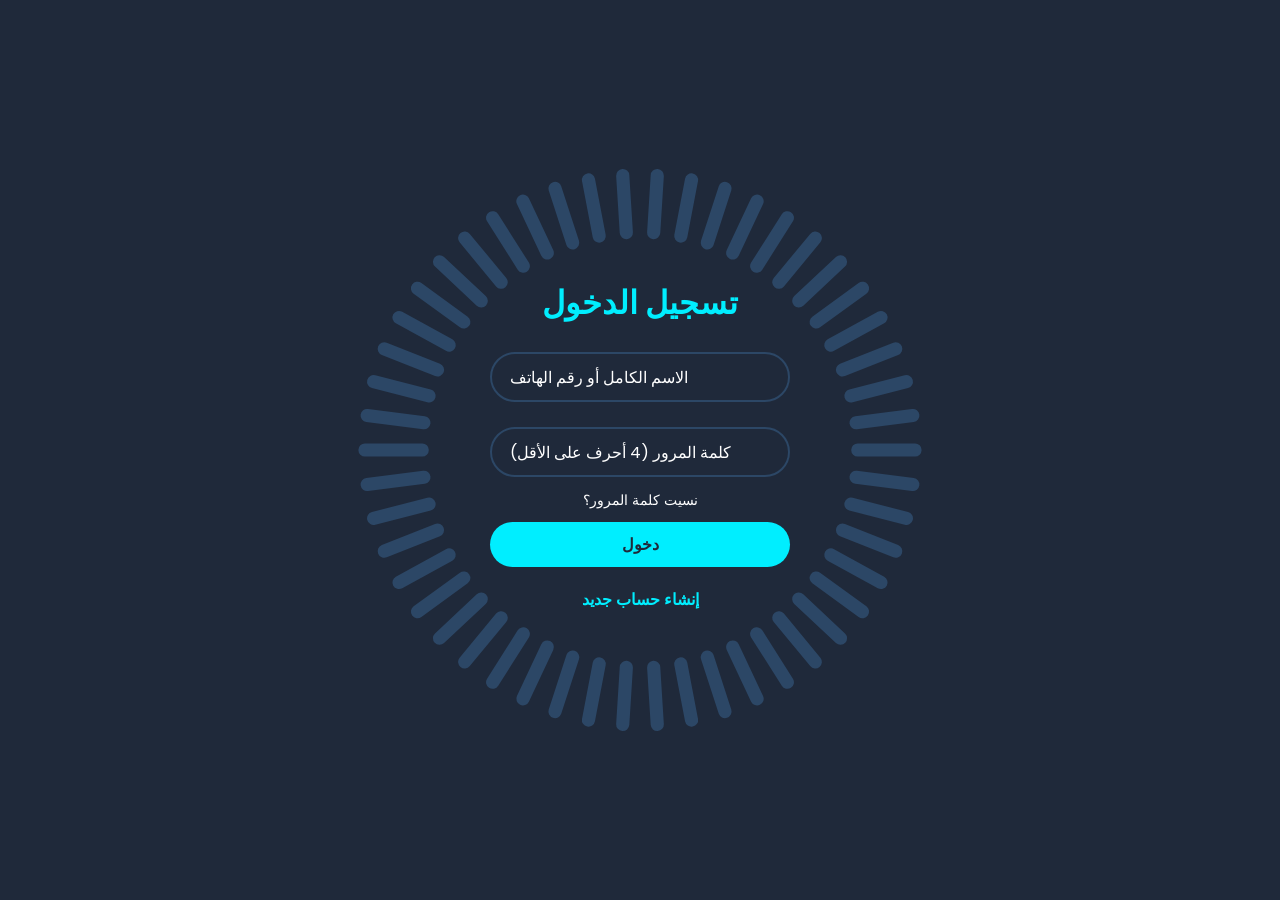
<file: index.html>
<!DOCTYPE html>
<html lang="ar" dir="rtl">
<head>
    <meta charset="UTF-8">
    <meta name="viewport" content="width=device-width, initial-scale=1.0">
    <title>تسجيل الدخول - تطبيقي</title>
    <link rel="stylesheet" href="style.css">
</head>
<body>
    <div class="container">
        <div class="login-box">
            <h2>تسجيل الدخول</h2>
            <form id="loginForm" onsubmit="handleLogin(event)">
                <div class="input-box">
                    <input type="text" id="loginUsername" required>
                    <label>الاسم الكامل أو رقم الهاتف</label>
                </div>
                <div class="input-box">
                    <input type="password" id="loginPassword" required minlength="4">
                    <label>كلمة المرور (4 أحرف على الأقل)</label>
                </div>
                <div class="forgot-pass">
                    <a href="forgot-password.html">نسيت كلمة المرور؟</a>
                </div>
                <button type="submit" class="btn">دخول</button>
                <div id="loginError" style="color: #ff6b6b; margin-top: 10px; display: none; font-size: 0.9rem;"></div>
                <div class="signup-link">
                    <a href="signup.html">إنشاء حساب جديد</a>
                </div>
            </form>
        </div>

        <span style="--i:0;"></span><span style="--i:1;"></span><span style="--i:2;"></span>
        <span style="--i:3;"></span><span style="--i:4;"></span><span style="--i:5;"></span>
        <span style="--i:6;"></span><span style="--i:7;"></span><span style="--i:8;"></span>
        <span style="--i:9;"></span><span style="--i:10;"></span><span style="--i:11;"></span>
        <span style="--i:12;"></span><span style="--i:13;"></span><span style="--i:14;"></span>
        <span style="--i:15;"></span><span style="--i:16;"></span><span style="--i:17;"></span>
        <span style="--i:18;"></span><span style="--i:19;"></span><span style="--i:20;"></span>
        <span style="--i:21;"></span><span style="--i:22;"></span><span style="--i:23;"></span>
        <span style="--i:24;"></span><span style="--i:25;"></span><span style="--i:26;"></span>
        <span style="--i:27;"></span><span style="--i:28;"></span><span style="--i:29;"></span>
        <span style="--i:30;"></span><span style="--i:31;"></span><span style="--i:32;"></span>
        <span style="--i:33;"></span><span style="--i:34;"></span><span style="--i:35;"></span>
        <span style="--i:36;"></span><span style="--i:37;"></span><span style="--i:38;"></span>
        <span style="--i:39;"></span><span style="--i:40;"></span><span style="--i:41;"></span>
        <span style="--i:42;"></span><span style="--i:43;"></span><span style="--i:44;"></span>
        <span style="--i:45;"></span><span style="--i:46;"></span><span style="--i:47;"></span>
        <span style="--i:48;"></span><span style="--i:49;"></span>
    </div>

    <script>
        function handleLogin(event) {
            event.preventDefault();
            
            const username = document.getElementById('loginUsername').value.trim();
            const password = document.getElementById('loginPassword').value.trim();
            const errorDiv = document.getElementById('loginError');
            
            const storedName = localStorage.getItem('userName');
            const storedPhone = localStorage.getItem('userPhone');
            const storedPassword = localStorage.getItem('userPassword');
            
            if (!storedName || !storedPassword) {
                errorDiv.textContent = '❌ لا يوجد حساب مسجل. يرجى إنشاء حساب أولاً.';
                errorDiv.style.display = 'block';
                return;
            }
            
            if (password.length < 4) {
                errorDiv.textContent = '❌ كلمة المرور يجب أن تكون 4 أحرف على الأقل.';
                errorDiv.style.display = 'block';
                return;
            }
            
            const isNameValid = (username === storedName);
            const isPhoneValid = (username === storedPhone);
            const isPasswordValid = (password === storedPassword);
            
            if ((isNameValid || isPhoneValid) && isPasswordValid) {
                localStorage.setItem('loginTime', new Date().toLocaleString('ar-EG'));
                window.location.href = 'home.html';
            } else {
                errorDiv.textContent = '❌ اسم المستخدم أو كلمة المرور غير صحيحة.';
                errorDiv.style.display = 'block';
            }
        }
    </script>
</body>
</html>
</file>
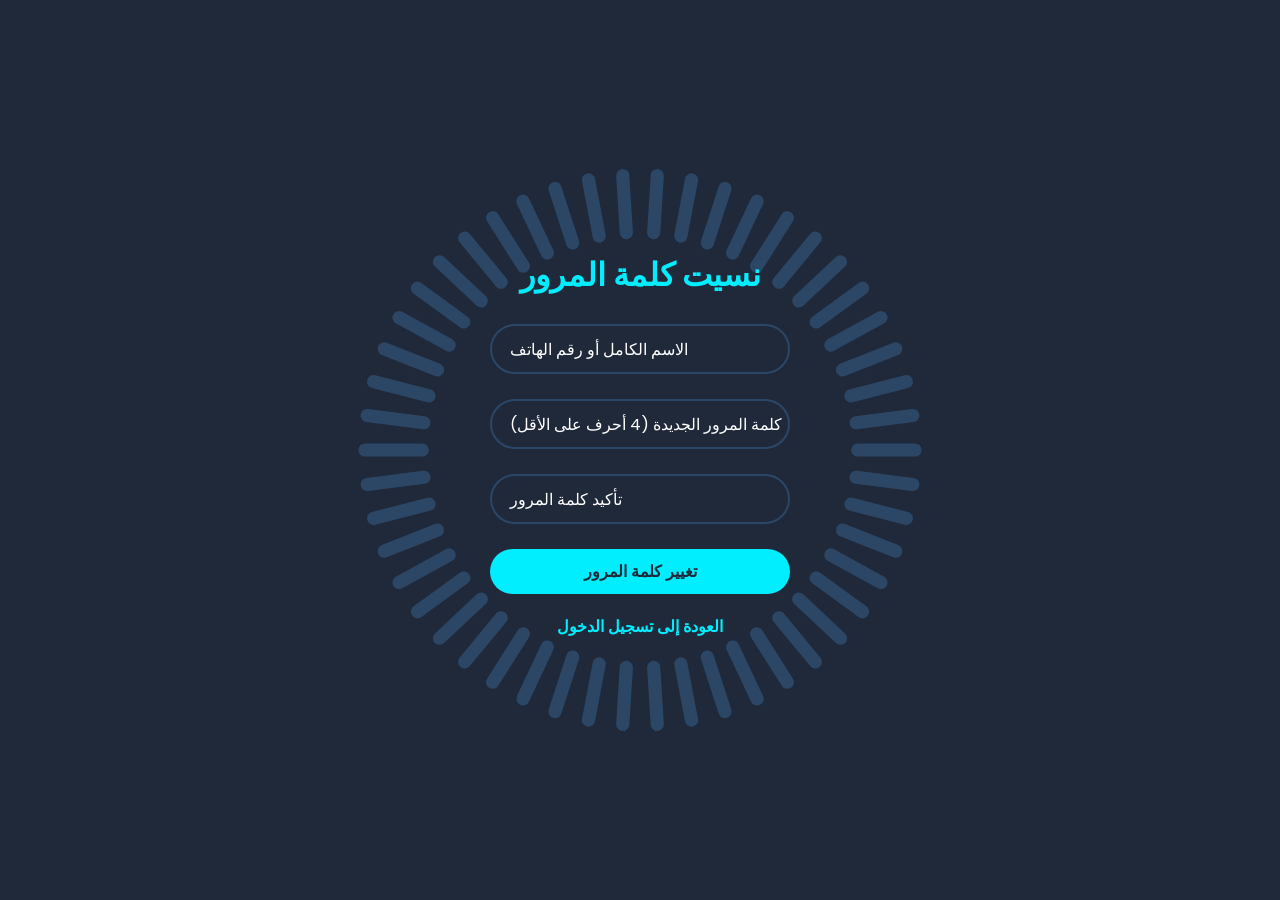
<file: forgot-password.html>
<!DOCTYPE html>
<html lang="ar" dir="rtl">
<head>
    <meta charset="UTF-8">
    <meta name="viewport" content="width=device-width, initial-scale=1.0">
    <title>نسيت كلمة المرور - تطبيقي</title>
    <link rel="stylesheet" href="style.css">
</head>
<body>
    <div class="container">
        <div class="login-box">
            <h2>نسيت كلمة المرور</h2>
            <form onsubmit="resetPassword(event)">
                <div class="input-box">
                    <input type="text" id="resetUsername" required>
                    <label>الاسم الكامل أو رقم الهاتف</label>
                </div>
                <div class="input-box">
                    <input type="password" id="newPassword" required minlength="4">
                    <label>كلمة المرور الجديدة (4 أحرف على الأقل)</label>
                </div>
                <div class="input-box">
                    <input type="password" id="confirmPassword" required minlength="4">
                    <label>تأكيد كلمة المرور</label>
                </div>
                <button type="submit" class="btn">تغيير كلمة المرور</button>
                <div id="resetMessage" style="margin-top: 10px; font-size: 0.9rem;"></div>
                <div class="signup-link">
                    <a href="index.html">العودة إلى تسجيل الدخول</a>
                </div>
            </form>
        </div>

        <span style="--i:0;"></span><span style="--i:1;"></span><span style="--i:2;"></span>
        <span style="--i:3;"></span><span style="--i:4;"></span><span style="--i:5;"></span>
        <span style="--i:6;"></span><span style="--i:7;"></span><span style="--i:8;"></span>
        <span style="--i:9;"></span><span style="--i:10;"></span><span style="--i:11;"></span>
        <span style="--i:12;"></span><span style="--i:13;"></span><span style="--i:14;"></span>
        <span style="--i:15;"></span><span style="--i:16;"></span><span style="--i:17;"></span>
        <span style="--i:18;"></span><span style="--i:19;"></span><span style="--i:20;"></span>
        <span style="--i:21;"></span><span style="--i:22;"></span><span style="--i:23;"></span>
        <span style="--i:24;"></span><span style="--i:25;"></span><span style="--i:26;"></span>
        <span style="--i:27;"></span><span style="--i:28;"></span><span style="--i:29;"></span>
        <span style="--i:30;"></span><span style="--i:31;"></span><span style="--i:32;"></span>
        <span style="--i:33;"></span><span style="--i:34;"></span><span style="--i:35;"></span>
        <span style="--i:36;"></span><span style="--i:37;"></span><span style="--i:38;"></span>
        <span style="--i:39;"></span><span style="--i:40;"></span><span style="--i:41;"></span>
        <span style="--i:42;"></span><span style="--i:43;"></span><span style="--i:44;"></span>
        <span style="--i:45;"></span><span style="--i:46;"></span><span style="--i:47;"></span>
        <span style="--i:48;"></span><span style="--i:49;"></span>
    </div>

    <script>
        function resetPassword(event) {
            event.preventDefault();
            
            const username = document.getElementById('resetUsername').value.trim();
            const newPassword = document.getElementById('newPassword').value.trim();
            const confirmPassword = document.getElementById('confirmPassword').value.trim();
            const messageDiv = document.getElementById('resetMessage');
            
            const storedName = localStorage.getItem('userName');
            const storedPhone = localStorage.getItem('userPhone');
            
            if (!storedName) {
                messageDiv.style.color = '#ff6b6b';
                messageDiv.textContent = '❌ لا يوجد حساب مسجل. يرجى إنشاء حساب أولاً.';
                return;
            }
            
            const isNameValid = (username === storedName);
            const isPhoneValid = (username === storedPhone);
            
            if (!isNameValid && !isPhoneValid) {
                messageDiv.style.color = '#ff6b6b';
                messageDiv.textContent = '❌ الاسم أو رقم الهاتف غير صحيح.';
                return;
            }
            
            if (newPassword !== confirmPassword) {
                messageDiv.style.color = '#ff6b6b';
                messageDiv.textContent = '❌ كلمة المرور غير متطابقة.';
                return;
            }
            
            if (newPassword.length < 4) {
                messageDiv.style.color = '#ff6b6b';
                messageDiv.textContent = '❌ كلمة المرور يجب أن تكون 4 أحرف على الأقل.';
                return;
            }
            
            localStorage.setItem('userPassword', newPassword);
            messageDiv.style.color = '#0ef';
            messageDiv.textContent = '✅ تم تغيير كلمة المرور بنجاح! يمكنك الآن تسجيل الدخول.';
            
            setTimeout(() => {
                window.location.href = 'index.html';
            }, 2000);
        }
    </script>
</body>
</html>
</file>
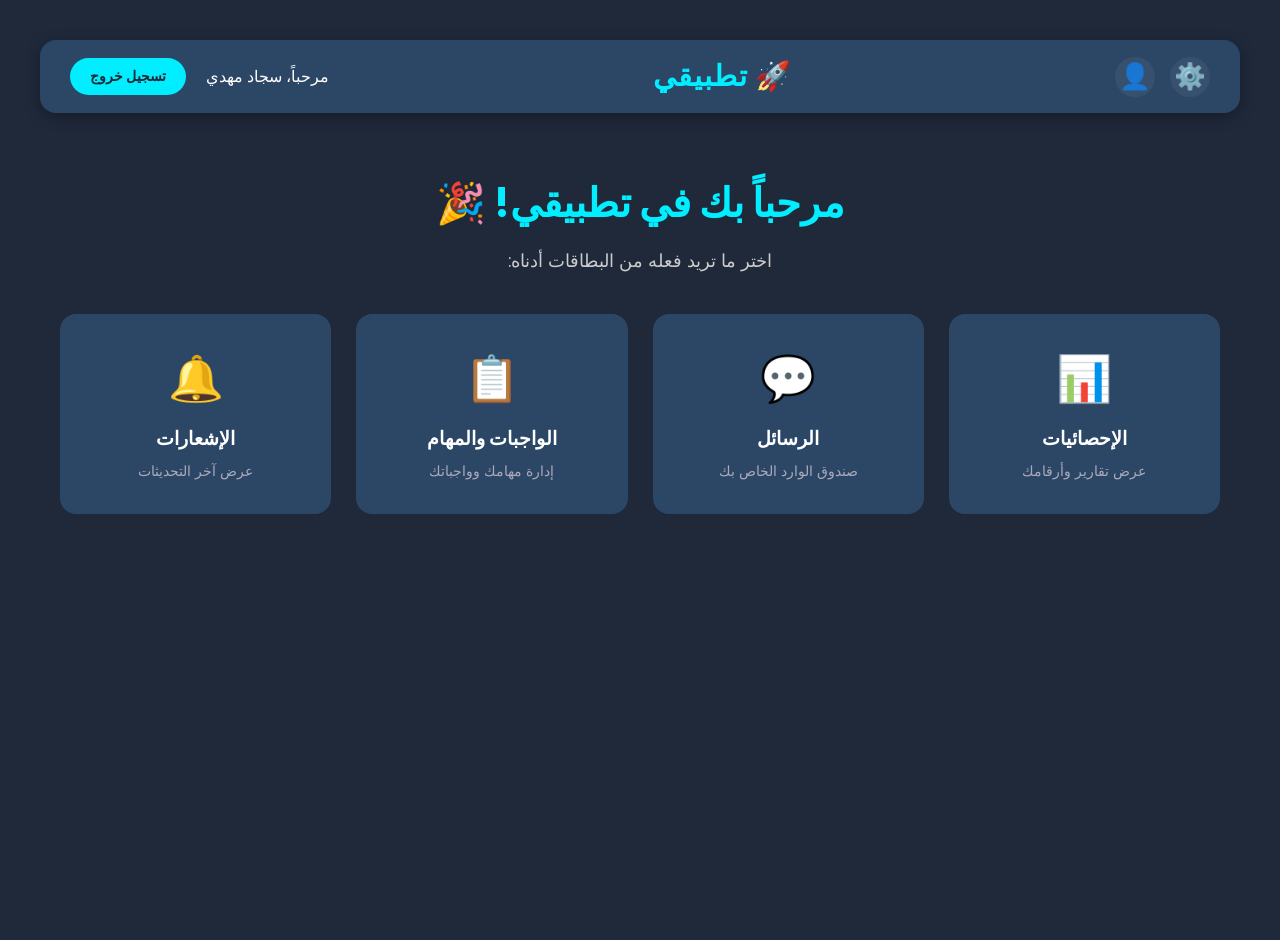
<file: home.html>
<!DOCTYPE html>
<html lang="ar" dir="rtl">
<head>
    <meta charset="UTF-8">
    <meta name="viewport" content="width=device-width, initial-scale=1.0">
    <title>الرئيسية - تطبيقي</title>
    <link rel="stylesheet" href="style.css">
</head>
<body>
    <div class="dashboard-container">
        <!-- الشريط العلوي -->
        <nav class="dashboard-nav">
            <div class="nav-left">
                <a href="#" class="nav-icon" title="الإعدادات" onclick="showSettings()">
                    <span class="icon-settings">⚙️</span>
                </a>
                <a href="#" class="nav-icon" title="الملف الشخصي" onclick="showProfile()">
                    <span class="icon-profile">👤</span>
                </a>
            </div>
            <div class="nav-brand">🚀 تطبيقي</div>
            <div class="nav-actions">
                <span class="user-greeting" id="userGreeting">مرحباً، سجاد مهدي</span>
                <a href="index.html" class="logout-btn" onclick="logout()">تسجيل خروج</a>
            </div>
        </nav>

        <!-- المحتوى الرئيسي -->
        <main class="dashboard-main">
            <div class="welcome-section">
                <h1>مرحباً بك في تطبيقي! 🎉</h1>
                <p class="welcome-text">اختر ما تريد فعله من البطاقات أدناه:</p>
            </div>

            <!-- البطاقات -->
            <div class="cards-grid">
                <div class="dashboard-card" onclick="showStats()">
                    <div class="card-icon">📊</div>
                    <h3>الإحصائيات</h3>
                    <p>عرض تقارير وأرقامك</p>
                </div>
                <div class="dashboard-card" onclick="showMessages()">
                    <div class="card-icon">💬</div>
                    <h3>الرسائل</h3>
                    <p>صندوق الوارد الخاص بك</p>
                </div>
                <div class="dashboard-card" onclick="showTasks()">
                    <div class="card-icon">📋</div>
                    <h3>الواجبات والمهام</h3>
                    <p>إدارة مهامك وواجباتك</p>
                </div>
                <div class="dashboard-card" onclick="showNotifications()">
                    <div class="card-icon">🔔</div>
                    <h3>الإشعارات</h3>
                    <p>عرض آخر التحديثات</p>
                </div>
            </div>

            <!-- الواجبات والمهام -->
            <div class="tasks-section" id="tasksSection" style="display: none;">
                <h2>📋 الواجبات والمهام</h2>
                <div class="tasks-grid">
                    <a href="task-photography.html" class="task-card-link">
                        <div class="task-card">
                            <span class="task-icon">📸</span>
                            <span class="task-name">تصوير</span>
                            <span class="task-status">قيد التنفيذ</span>
                        </div>
                    </a>
                    <a href="task-design.html" class="task-card-link">
                        <div class="task-card">
                            <span class="task-icon">🎨</span>
                            <span class="task-name">تصميم</span>
                            <span class="task-status">مكتمل</span>
                        </div>
                    </a>
                    <a href="task-editing.html" class="task-card-link">
                        <div class="task-card">
                            <span class="task-icon">✂️</span>
                            <span class="task-name">مونتاج</span>
                            <span class="task-status">قيد المراجعة</span>
                        </div>
                    </a>
                    <a href="task-writing.html" class="task-card-link">
                        <div class="task-card">
                            <span class="task-icon">📝</span>
                            <span class="task-name">تحرير</span>
                            <span class="task-status">معلق</span>
                        </div>
                    </a>
                    <a href="task-publishing.html" class="task-card-link">
                        <div class="task-card">
                            <span class="task-icon">📱</span>
                            <span class="task-name">ناشر إلكتروني</span>
                            <span class="task-status">جديد</span>
                        </div>
                    </a>
                    <a href="task-documentation.html" class="task-card-link">
                        <div class="task-card">
                            <span class="task-icon">📜</span>
                            <span class="task-name">توثيق</span>
                            <span class="task-status">قيد التنفيذ</span>
                        </div>
                    </a>
                </div>
                <button class="btn" onclick="hideTasks()">إغلاق الواجبات والمهام</button>
            </div>

            <!-- باقي الأقسام -->
            <div class="profile-section" id="profileSection" style="display: none;">
                <h2>👤 الملف الشخصي</h2>
                <div class="profile-info">
                    <div class="info-row">
                        <span class="info-label">الاسم الكامل :</span>
                        <span class="info-value" id="profileName">سجاد مهدي</span>
                    </div>
                    <div class="info-row">
                        <span class="info-label">رقم الهاتف :</span>
                        <span class="info-value" id="profilePhone">07735027352</span>
                    </div>
                    <div class="info-row">
                        <span class="info-label">تاريخ التسجيل :</span>
                        <span class="info-value" id="profileDate">2026/8/16، 6:44:59 م</span>
                    </div>
                    <div class="info-row">
                        <span class="info-label">آخر تسجيل دخول :</span>
                        <span class="info-value" id="profileLogin">2026/8/16، 6:53:10 م</span>
                    </div>
                </div>
                <button class="btn" onclick="hideProfile()">إخفاء الملف الشخصي</button>
            </div>

            <div class="settings-section" id="settingsSection" style="display: none;">
                <h2>⚙️ الإعدادات</h2>
                <div class="settings-options">
                    <div class="setting-item">
                        <input type="checkbox" id="darkMode">
                        <label>🌙 الوضع الليلي</label>
                    </div>
                    <div class="setting-item">
                        <input type="checkbox" id="notifications" checked>
                        <label>🔔 الإشعارات</label>
                    </div>
                    <div class="setting-item">
                        <select id="language">
                            <option value="ar">العربية</option>
                            <option value="en">English</option>
                        </select>
                        <label>🌐 اللغة</label>
                    </div>
                </div>
                <button class="btn" onclick="hideSettings()">إغلاق الإعدادات</button>
            </div>

            <div class="stats-section" id="statsSection" style="display: none;">
                <h2>📊 الإحصائيات</h2>
                <div class="stats-grid">
                    <div class="stat-card">
                        <span class="stat-number">1,247</span>
                        <span class="stat-label">إجمالي المستخدمين</span>
                    </div>
                    <div class="stat-card">
                        <span class="stat-number">892</span>
                        <span class="stat-label">المستخدمين النشطين</span>
                    </div>
                    <div class="stat-card">
                        <span class="stat-number">3,456</span>
                        <span class="stat-label">إجمالي الرسائل</span>
                    </div>
                    <div class="stat-card">
                        <span class="stat-number">98%</span>
                        <span class="stat-label">معدل الرضا</span>
                    </div>
                </div>
                <button class="btn" onclick="hideStats()">إغلاق الإحصائيات</button>
            </div>

            <div class="messages-section" id="messagesSection" style="display: none;">
                <h2>💬 الرسائل</h2>
                <div class="messages-list">
                    <div class="message-item">
                        <span class="message-sender">أحمد محمد</span>
                        <span class="message-preview">مرحباً، كيف يمكنني مساعدتك؟</span>
                        <span class="message-time">اليوم، 3:45 م</span>
                    </div>
                    <div class="message-item">
                        <span class="message-sender">سارة علي</span>
                        <span class="message-preview">شكراً لك على المساعدة!</span>
                        <span class="message-time">اليوم، 2:30 م</span>
                    </div>
                    <div class="message-item">
                        <span class="message-sender">محمد حسن</span>
                        <span class="message-preview">هل يمكنك مراجعة الملف المرفق؟</span>
                        <span class="message-time">الأمس، 10:15 ص</span>
                    </div>
                    <div class="message-item">
                        <span class="message-sender">نورا خالد</span>
                        <span class="message-preview">تم تحديث البيانات بنجاح</span>
                        <span class="message-time">الأمس، 9:00 ص</span>
                    </div>
                </div>
                <button class="btn" onclick="hideMessages()">إغلاق الرسائل</button>
            </div>

            <div class="notifications-section" id="notificationsSection" style="display: none;">
                <h2>🔔 الإشعارات</h2>
                <div class="notifications-list">
                    <div class="notification-item unread">
                        <span class="notification-icon">🔵</span>
                        <span class="notification-text">تم تحديث التطبيق إلى الإصدار 2.0</span>
                        <span class="notification-time">منذ 5 دقائق</span>
                    </div>
                    <div class="notification-item unread">
                        <span class="notification-icon">🔵</span>
                        <span class="notification-text">لديك رسالة جديدة من أحمد</span>
                        <span class="notification-time">منذ 30 دقيقة</span>
                    </div>
                    <div class="notification-item">
                        <span class="notification-icon">⚪</span>
                        <span class="notification-text">تم حفظ تغييراتك بنجاح</span>
                        <span class="notification-time">منذ ساعتين</span>
                    </div>
                    <div class="notification-item">
                        <span class="notification-icon">⚪</span>
                        <span class="notification-text">مرحباً بك في التطبيق!</span>
                        <span class="notification-time">منذ يوم</span>
                    </div>
                </div>
                <button class="btn" onclick="hideNotifications()">إغلاق الإشعارات</button>
            </div>
        </main>
    </div>

    <script>
        window.onload = function() {
            const userName = localStorage.getItem('userName') || 'سجاد مهدي';
            const userPhone = localStorage.getItem('userPhone') || '07735027352';
            const signupDate = localStorage.getItem('signupDate') || new Date().toLocaleString('ar-EG');
            const loginTime = localStorage.getItem('loginTime') || new Date().toLocaleString('ar-EG');
            
            document.getElementById('userGreeting').textContent = `مرحباً، ${userName}`;
            document.getElementById('profileName').textContent = userName;
            document.getElementById('profilePhone').textContent = userPhone;
            document.getElementById('profileDate').textContent = signupDate;
            document.getElementById('profileLogin').textContent = loginTime;
        };

        function showProfile() {
            document.getElementById('profileSection').style.display = 'block';
            document.getElementById('settingsSection').style.display = 'none';
            document.getElementById('statsSection').style.display = 'none';
            document.getElementById('messagesSection').style.display = 'none';
            document.getElementById('tasksSection').style.display = 'none';
            document.getElementById('notificationsSection').style.display = 'none';
        }

        function hideProfile() {
            document.getElementById('profileSection').style.display = 'none';
        }

        function showSettings() {
            document.getElementById('settingsSection').style.display = 'block';
            document.getElementById('profileSection').style.display = 'none';
            document.getElementById('statsSection').style.display = 'none';
            document.getElementById('messagesSection').style.display = 'none';
            document.getElementById('tasksSection').style.display = 'none';
            document.getElementById('notificationsSection').style.display = 'none';
        }

        function hideSettings() {
            document.getElementById('settingsSection').style.display = 'none';
        }

        function showStats() {
            document.getElementById('statsSection').style.display = 'block';
            document.getElementById('profileSection').style.display = 'none';
            document.getElementById('settingsSection').style.display = 'none';
            document.getElementById('messagesSection').style.display = 'none';
            document.getElementById('tasksSection').style.display = 'none';
            document.getElementById('notificationsSection').style.display = 'none';
        }

        function hideStats() {
            document.getElementById('statsSection').style.display = 'none';
        }

        function showMessages() {
            document.getElementById('messagesSection').style.display = 'block';
            document.getElementById('profileSection').style.display = 'none';
            document.getElementById('settingsSection').style.display = 'none';
            document.getElementById('statsSection').style.display = 'none';
            document.getElementById('tasksSection').style.display = 'none';
            document.getElementById('notificationsSection').style.display = 'none';
        }

        function hideMessages() {
            document.getElementById('messagesSection').style.display = 'none';
        }

        function showTasks() {
            document.getElementById('tasksSection').style.display = 'block';
            document.getElementById('profileSection').style.display = 'none';
            document.getElementById('settingsSection').style.display = 'none';
            document.getElementById('statsSection').style.display = 'none';
            document.getElementById('messagesSection').style.display = 'none';
            document.getElementById('notificationsSection').style.display = 'none';
        }

        function hideTasks() {
            document.getElementById('tasksSection').style.display = 'none';
        }

        function showNotifications() {
            document.getElementById('notificationsSection').style.display = 'block';
            document.getElementById('profileSection').style.display = 'none';
            document.getElementById('settingsSection').style.display = 'none';
            document.getElementById('statsSection').style.display = 'none';
            document.getElementById('messagesSection').style.display = 'none';
            document.getElementById('tasksSection').style.display = 'none';
        }

        function hideNotifications() {
            document.getElementById('notificationsSection').style.display = 'none';
        }

        function logout() {
            if (confirm('هل أنت متأكد من تسجيل الخروج؟')) {
                window.location.href = 'index.html';
            }
        }
    </script>
</body>
</html>
</file>
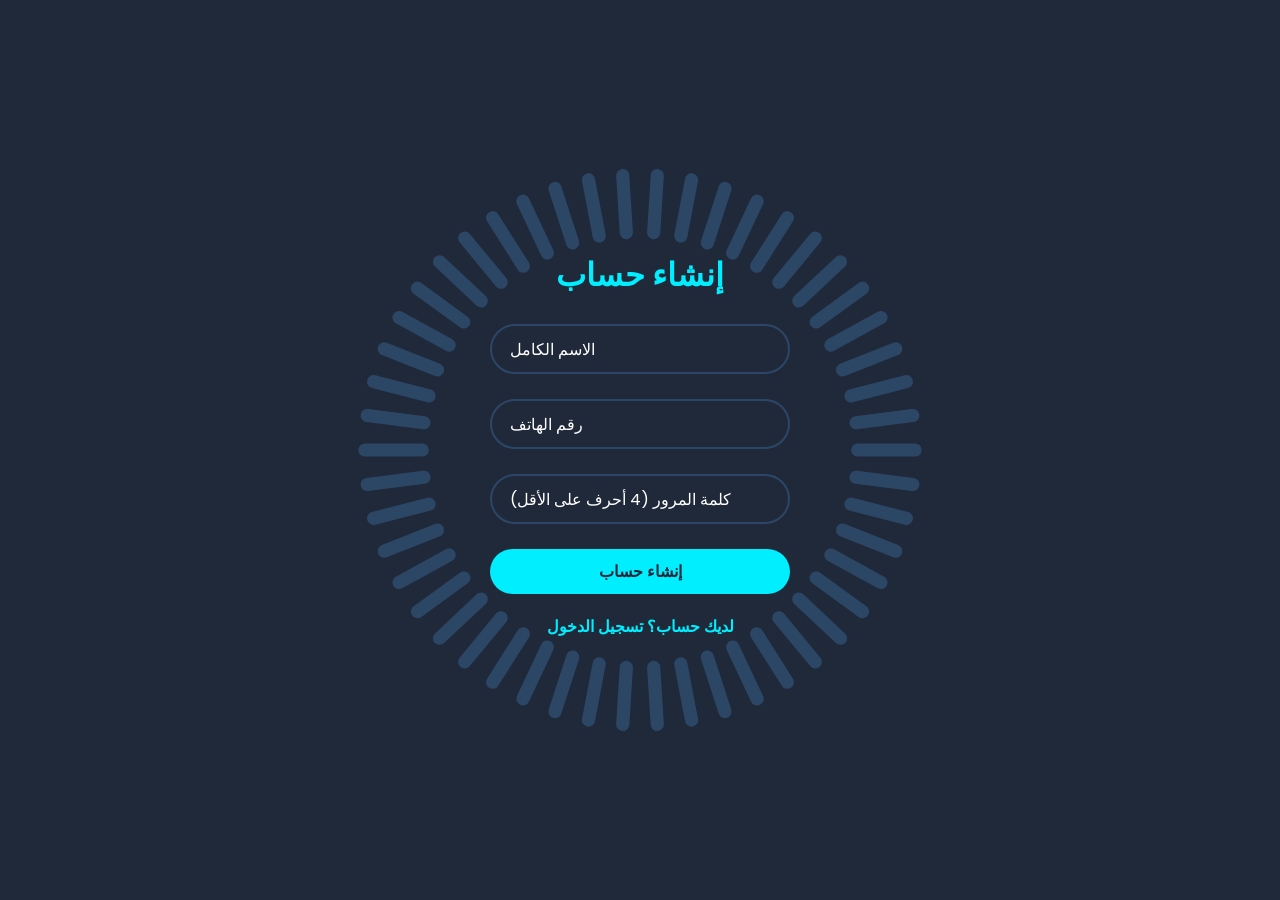
<file: signup.html>
<!DOCTYPE html>
<html lang="ar" dir="rtl">
<head>
    <meta charset="UTF-8">
    <meta name="viewport" content="width=device-width, initial-scale=1.0">
    <title>إنشاء حساب - تطبيقي</title>
    <link rel="stylesheet" href="style.css">
</head>
<body>
    <div class="container">
        <div class="login-box">
            <h2>إنشاء حساب</h2>
            <form onsubmit="handleSignup(event)">
                <div class="input-box">
                    <input type="text" id="signupName" required>
                    <label>الاسم الكامل</label>
                </div>
                <div class="input-box">
                    <input type="tel" id="signupPhone" required>
                    <label>رقم الهاتف</label>
                </div>
                <div class="input-box">
                    <input type="password" id="signupPassword" required minlength="4">
                    <label>كلمة المرور (4 أحرف على الأقل)</label>
                </div>
                <button type="submit" class="btn">إنشاء حساب</button>
                <div id="signupMessage" style="margin-top: 10px; font-size: 0.9rem;"></div>
                <div class="signup-link">
                    <a href="index.html">لديك حساب؟ تسجيل الدخول</a>
                </div>
            </form>
        </div>

        <span style="--i:0;"></span><span style="--i:1;"></span><span style="--i:2;"></span>
        <span style="--i:3;"></span><span style="--i:4;"></span><span style="--i:5;"></span>
        <span style="--i:6;"></span><span style="--i:7;"></span><span style="--i:8;"></span>
        <span style="--i:9;"></span><span style="--i:10;"></span><span style="--i:11;"></span>
        <span style="--i:12;"></span><span style="--i:13;"></span><span style="--i:14;"></span>
        <span style="--i:15;"></span><span style="--i:16;"></span><span style="--i:17;"></span>
        <span style="--i:18;"></span><span style="--i:19;"></span><span style="--i:20;"></span>
        <span style="--i:21;"></span><span style="--i:22;"></span><span style="--i:23;"></span>
        <span style="--i:24;"></span><span style="--i:25;"></span><span style="--i:26;"></span>
        <span style="--i:27;"></span><span style="--i:28;"></span><span style="--i:29;"></span>
        <span style="--i:30;"></span><span style="--i:31;"></span><span style="--i:32;"></span>
        <span style="--i:33;"></span><span style="--i:34;"></span><span style="--i:35;"></span>
        <span style="--i:36;"></span><span style="--i:37;"></span><span style="--i:38;"></span>
        <span style="--i:39;"></span><span style="--i:40;"></span><span style="--i:41;"></span>
        <span style="--i:42;"></span><span style="--i:43;"></span><span style="--i:44;"></span>
        <span style="--i:45;"></span><span style="--i:46;"></span><span style="--i:47;"></span>
        <span style="--i:48;"></span><span style="--i:49;"></span>
    </div>

    <script>
        function handleSignup(event) {
            event.preventDefault();
            
            const name = document.getElementById('signupName').value.trim();
            const phone = document.getElementById('signupPhone').value.trim();
            const password = document.getElementById('signupPassword').value.trim();
            const messageDiv = document.getElementById('signupMessage');
            
            if (localStorage.getItem('userName')) {
                messageDiv.style.color = '#ff6b6b';
                messageDiv.textContent = '❌ يوجد حساب مسجل بالفعل. يرجى تسجيل الدخول.';
                return;
            }
            
            if (name.length < 3) {
                messageDiv.style.color = '#ff6b6b';
                messageDiv.textContent = '❌ الاسم يجب أن يكون 3 أحرف على الأقل.';
                return;
            }
            
            if (phone.length < 10) {
                messageDiv.style.color = '#ff6b6b';
                messageDiv.textContent = '❌ رقم الهاتف يجب أن يكون 10 أرقام على الأقل.';
                return;
            }
            
            if (password.length < 4) {
                messageDiv.style.color = '#ff6b6b';
                messageDiv.textContent = '❌ كلمة المرور يجب أن تكون 4 أحرف على الأقل.';
                return;
            }
            
            localStorage.setItem('userName', name);
            localStorage.setItem('userPhone', phone);
            localStorage.setItem('userPassword', password);
            localStorage.setItem('signupDate', new Date().toLocaleString('ar-EG'));
            localStorage.removeItem('userEmail');
            
            messageDiv.style.color = '#0ef';
            messageDiv.textContent = '✅ تم إنشاء الحساب بنجاح! سيتم توجيهك لتسجيل الدخول...';
            
            setTimeout(() => {
                window.location.href = 'index.html';
            }, 2000);
        }
    </script>
</body>
</html>
</file>
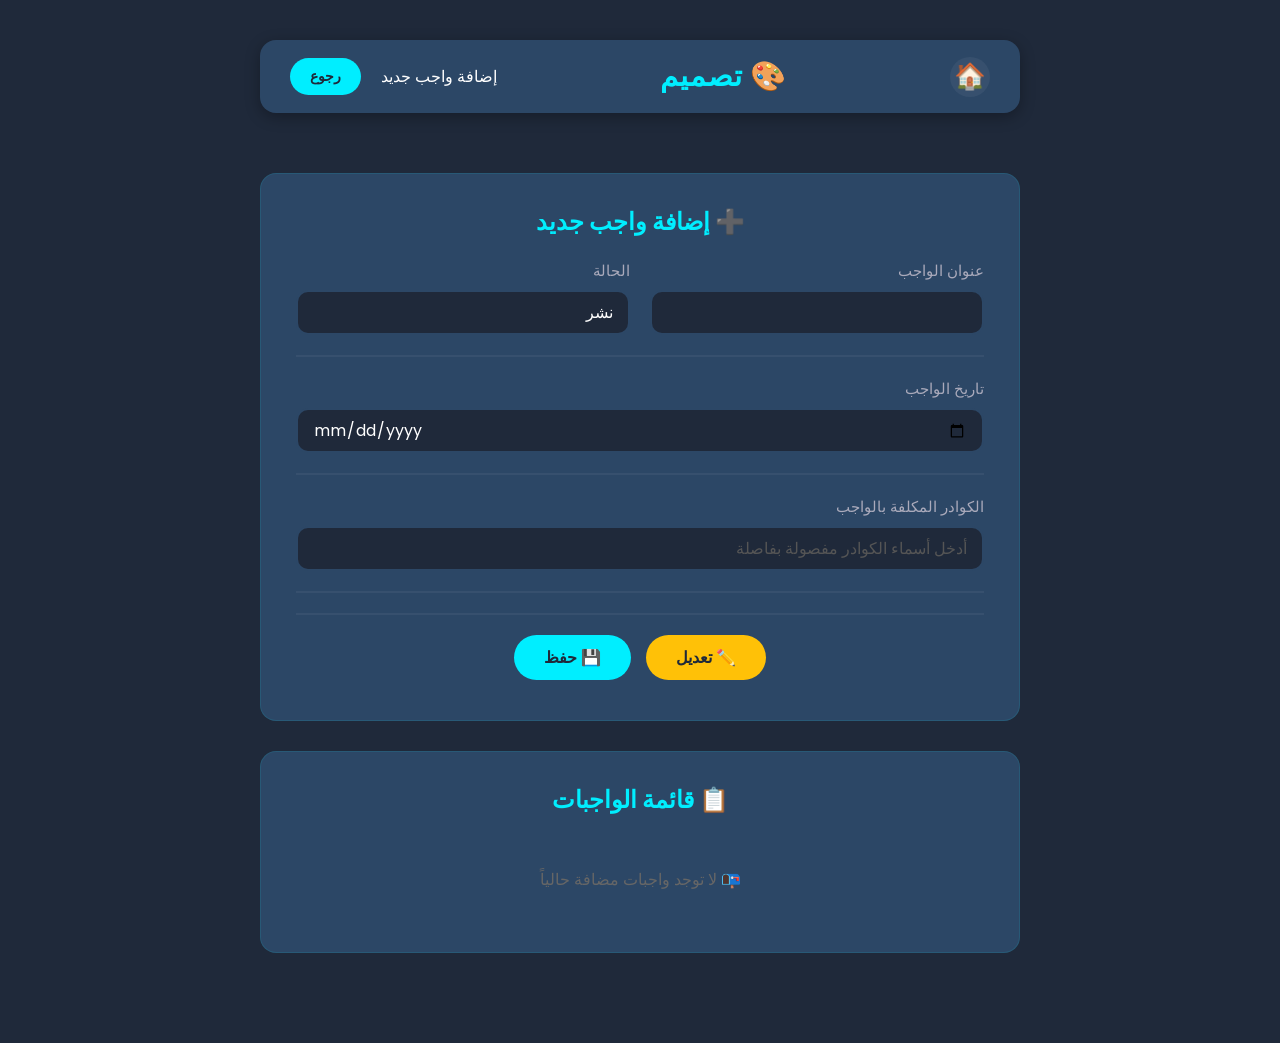
<file: task-design.html>
<!DOCTYPE html>
<html lang="ar" dir="rtl">
<head>
    <meta charset="UTF-8">
    <meta name="viewport" content="width=device-width, initial-scale=1.0">
    <title>تصميم - إضافة واجب</title>
    <link rel="stylesheet" href="style.css">
</head>
<body>
    <div class="task-container">
        <nav class="dashboard-nav">
            <div class="nav-left">
                <a href="home.html" class="nav-icon" title="العودة للرئيسية">
                    <span class="icon-settings">🏠</span>
                </a>
            </div>
            <div class="nav-brand">🎨 تصميم</div>
            <div class="nav-actions">
                <span class="user-greeting">إضافة واجب جديد</span>
                <a href="home.html" class="logout-btn">رجوع</a>
            </div>
        </nav>

        <main class="task-main">
            <div class="task-form-section">
                <h2>➕ إضافة واجب جديد</h2>
                <form id="taskForm" onsubmit="addTask(event)">
                    <div class="form-row">
                        <div class="form-group">
                            <label>عنوان الواجب</label>
                            <input type="text" id="taskTitle" required>
                        </div>
                        <div class="form-group">
                            <label>الحالة</label>
                            <select id="taskStatus" required>
                                <option value="نشر">نشر</option>
                                <option value="طباعة">طباعة</option>
                                <option value="أرشيف">أرشيف</option>
                            </select>
                        </div>
                    </div>

                    <div class="form-row">
                        <div class="form-group full-width">
                            <label>تاريخ الواجب</label>
                            <input type="date" id="taskDate" required>
                        </div>
                    </div>

                    <div class="form-row">
                        <div class="form-group full-width">
                            <label>الكوادر المكلفة بالواجب</label>
                            <input type="text" id="taskAssigned" required placeholder="أدخل أسماء الكوادر مفصولة بفاصلة">
                        </div>
                    </div>

                    <div class="form-actions">
                        <button type="button" class="btn-edit" onclick="enableEdit()">✏️ تعديل</button>
                        <button type="submit" class="btn-save">💾 حفظ</button>
                    </div>
                </form>
                <div id="taskMessage" style="margin-top: 10px; font-size: 0.9rem;"></div>
            </div>

            <div class="task-list-section">
                <h2>📋 قائمة الواجبات</h2>
                <div id="taskList" class="task-list"></div>
            </div>
        </main>
    </div>

    <script>
        let editingIndex = -1;

        window.onload = function() {
            loadTasks();
        };

        function loadTasks() {
            const tasks = JSON.parse(localStorage.getItem('designTasks') || '[]');
            const taskList = document.getElementById('taskList');
            taskList.innerHTML = '';
            
            if (tasks.length === 0) {
                taskList.innerHTML = '<p class="empty-message">📭 لا توجد واجبات مضافة حالياً</p>';
                return;
            }
            
            tasks.forEach((task, index) => {
                const taskItem = document.createElement('div');
                taskItem.className = 'task-item';
                taskItem.innerHTML = `
                    <div class="task-item-header">
                        <span class="task-item-title">${task.title}</span>
                        <span class="task-item-status status-${task.status}">${task.status}</span>
                    </div>
                    <div class="task-item-body">
                        <span class="task-item-date">📅 ${task.date}</span>
                        <span class="task-item-assigned">👤 ${task.assigned}</span>
                    </div>
                    <div class="task-item-footer">
                        <span class="task-item-created">🕐 ${task.createdAt}</span>
                        <div class="task-item-actions">
                            <button class="edit-btn" onclick="editTask(${index})">✏️ تعديل</button>
                            <button class="delete-btn" onclick="deleteTask(${index})">🗑️ حذف</button>
                        </div>
                    </div>
                `;
                taskList.appendChild(taskItem);
            });
        }

        function addTask(event) {
            event.preventDefault();
            
            const title = document.getElementById('taskTitle').value.trim();
            const status = document.getElementById('taskStatus').value;
            const date = document.getElementById('taskDate').value;
            const assigned = document.getElementById('taskAssigned').value.trim();
            const messageDiv = document.getElementById('taskMessage');
            
            if (!title || !date || !assigned) {
                messageDiv.style.color = '#ff6b6b';
                messageDiv.textContent = '❌ يرجى ملء جميع الحقول';
                return;
            }
            
            let tasks = JSON.parse(localStorage.getItem('designTasks') || '[]');
            
            if (editingIndex >= 0) {
                tasks[editingIndex] = {
                    title: title,
                    status: status,
                    date: date,
                    assigned: assigned,
                    createdAt: tasks[editingIndex].createdAt,
                    updatedAt: new Date().toLocaleString('ar-EG')
                };
                messageDiv.style.color = '#ffc107';
                messageDiv.textContent = '✅ تم تعديل الواجب بنجاح!';
                editingIndex = -1;
            } else {
                tasks.push({
                    title: title,
                    status: status,
                    date: date,
                    assigned: assigned,
                    createdAt: new Date().toLocaleString('ar-EG')
                });
                messageDiv.style.color = '#0ef';
                messageDiv.textContent = '✅ تم إضافة الواجب بنجاح!';
            }
            
            localStorage.setItem('designTasks', JSON.stringify(tasks));
            loadTasks();
            document.getElementById('taskForm').reset();
            document.querySelector('.btn-save').textContent = '💾 حفظ';
            
            setTimeout(() => {
                messageDiv.textContent = '';
            }, 3000);
        }

        function editTask(index) {
            const tasks = JSON.parse(localStorage.getItem('designTasks') || '[]');
            const task = tasks[index];
            
            document.getElementById('taskTitle').value = task.title;
            document.getElementById('taskStatus').value = task.status;
            document.getElementById('taskDate').value = task.date;
            document.getElementById('taskAssigned').value = task.assigned;
            
            editingIndex = index;
            document.querySelector('.btn-save').textContent = '🔄 تحديث';
            document.querySelector('.task-form-section').scrollIntoView({ behavior: 'smooth' });
        }

        function enableEdit() {
            document.getElementById('taskTitle').focus();
            document.querySelector('.btn-save').textContent = '💾 حفظ';
            editingIndex = -1;
        }

        function deleteTask(index) {
            if (confirm('هل أنت متأكد من حذف هذا الواجب؟')) {
                const tasks = JSON.parse(localStorage.getItem('designTasks') || '[]');
                tasks.splice(index, 1);
                localStorage.setItem('designTasks', JSON.stringify(tasks));
                loadTasks();
            }
        }
    </script>
</body>
</html>
</file>
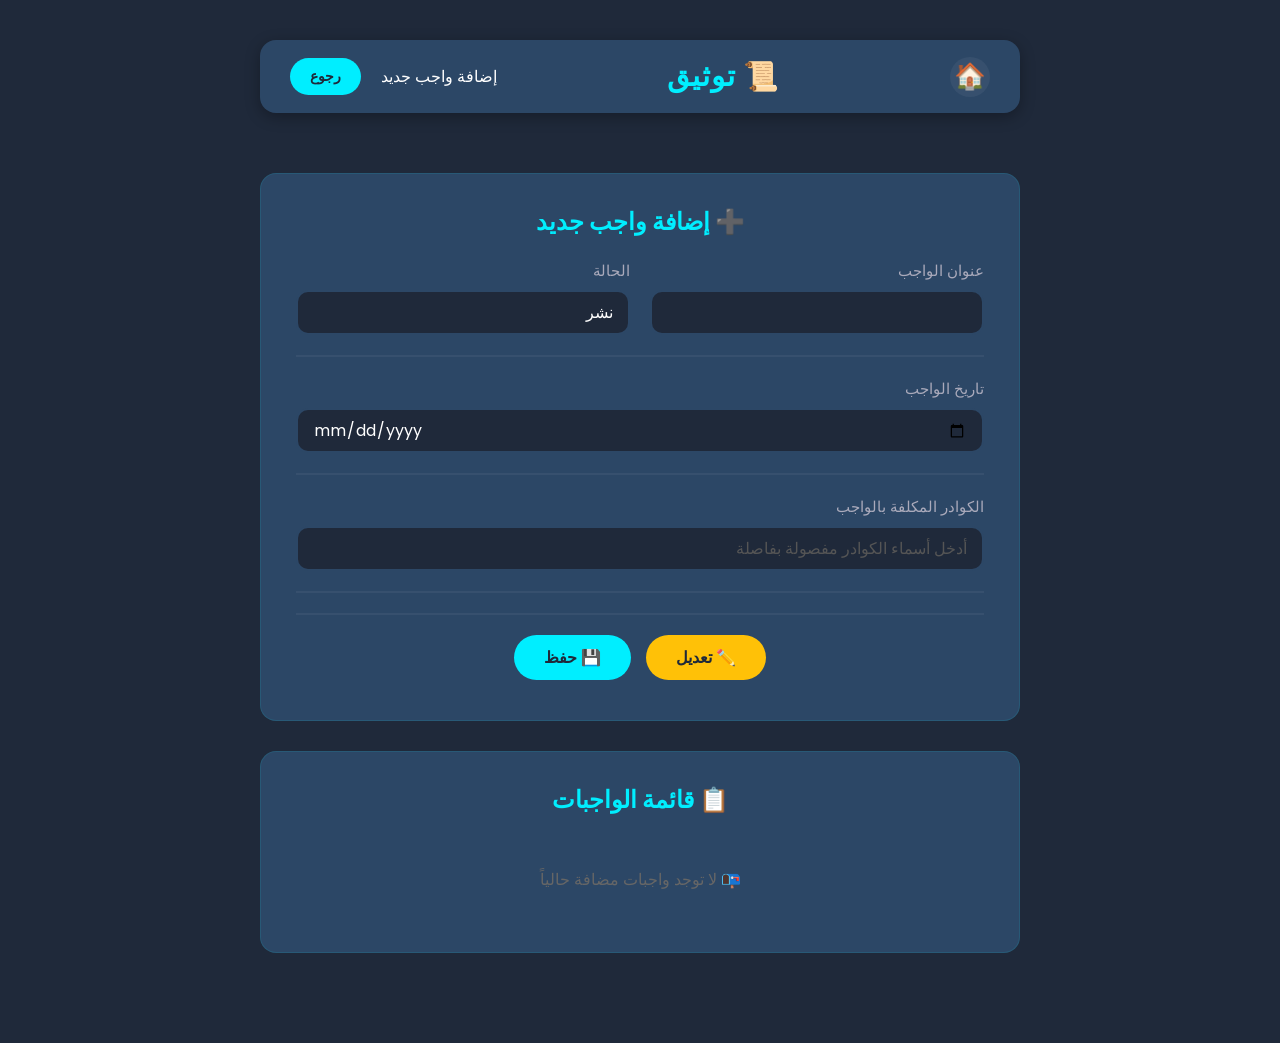
<file: task-documentation.html>
<!DOCTYPE html>
<html lang="ar" dir="rtl">
<head>
    <meta charset="UTF-8">
    <meta name="viewport" content="width=device-width, initial-scale=1.0">
    <title>توثيق - إضافة واجب</title>
    <link rel="stylesheet" href="style.css">
</head>
<body>
    <div class="task-container">
        <nav class="dashboard-nav">
            <div class="nav-left">
                <a href="home.html" class="nav-icon" title="العودة للرئيسية">
                    <span class="icon-settings">🏠</span>
                </a>
            </div>
            <div class="nav-brand">📜 توثيق</div>
            <div class="nav-actions">
                <span class="user-greeting">إضافة واجب جديد</span>
                <a href="home.html" class="logout-btn">رجوع</a>
            </div>
        </nav>

        <main class="task-main">
            <div class="task-form-section">
                <h2>➕ إضافة واجب جديد</h2>
                <form id="taskForm" onsubmit="addTask(event)">
                    <div class="form-row">
                        <div class="form-group">
                            <label>عنوان الواجب</label>
                            <input type="text" id="taskTitle" required>
                        </div>
                        <div class="form-group">
                            <label>الحالة</label>
                            <select id="taskStatus" required>
                                <option value="نشر">نشر</option>
                                <option value="طباعة">طباعة</option>
                                <option value="أرشيف">أرشيف</option>
                            </select>
                        </div>
                    </div>

                    <div class="form-row">
                        <div class="form-group full-width">
                            <label>تاريخ الواجب</label>
                            <input type="date" id="taskDate" required>
                        </div>
                    </div>

                    <div class="form-row">
                        <div class="form-group full-width">
                            <label>الكوادر المكلفة بالواجب</label>
                            <input type="text" id="taskAssigned" required placeholder="أدخل أسماء الكوادر مفصولة بفاصلة">
                        </div>
                    </div>

                    <div class="form-actions">
                        <button type="button" class="btn-edit" onclick="enableEdit()">✏️ تعديل</button>
                        <button type="submit" class="btn-save">💾 حفظ</button>
                    </div>
                </form>
                <div id="taskMessage" style="margin-top: 10px; font-size: 0.9rem;"></div>
            </div>

            <div class="task-list-section">
                <h2>📋 قائمة الواجبات</h2>
                <div id="taskList" class="task-list"></div>
            </div>
        </main>
    </div>

    <script>
        let editingIndex = -1;

        window.onload = function() {
            loadTasks();
        };

        function loadTasks() {
            const tasks = JSON.parse(localStorage.getItem('documentationTasks') || '[]');
            const taskList = document.getElementById('taskList');
            taskList.innerHTML = '';
            
            if (tasks.length === 0) {
                taskList.innerHTML = '<p class="empty-message">📭 لا توجد واجبات مضافة حالياً</p>';
                return;
            }
            
            tasks.forEach((task, index) => {
                const taskItem = document.createElement('div');
                taskItem.className = 'task-item';
                taskItem.innerHTML = `
                    <div class="task-item-header">
                        <span class="task-item-title">${task.title}</span>
                        <span class="task-item-status status-${task.status}">${task.status}</span>
                    </div>
                    <div class="task-item-body">
                        <span class="task-item-date">📅 ${task.date}</span>
                        <span class="task-item-assigned">👤 ${task.assigned}</span>
                    </div>
                    <div class="task-item-footer">
                        <span class="task-item-created">🕐 ${task.createdAt}</span>
                        <div class="task-item-actions">
                            <button class="edit-btn" onclick="editTask(${index})">✏️ تعديل</button>
                            <button class="delete-btn" onclick="deleteTask(${index})">🗑️ حذف</button>
                        </div>
                    </div>
                `;
                taskList.appendChild(taskItem);
            });
        }

        function addTask(event) {
            event.preventDefault();
            
            const title = document.getElementById('taskTitle').value.trim();
            const status = document.getElementById('taskStatus').value;
            const date = document.getElementById('taskDate').value;
            const assigned = document.getElementById('taskAssigned').value.trim();
            const messageDiv = document.getElementById('taskMessage');
            
            if (!title || !date || !assigned) {
                messageDiv.style.color = '#ff6b6b';
                messageDiv.textContent = '❌ يرجى ملء جميع الحقول';
                return;
            }
            
            let tasks = JSON.parse(localStorage.getItem('documentationTasks') || '[]');
            
            if (editingIndex >= 0) {
                tasks[editingIndex] = {
                    title: title,
                    status: status,
                    date: date,
                    assigned: assigned,
                    createdAt: tasks[editingIndex].createdAt,
                    updatedAt: new Date().toLocaleString('ar-EG')
                };
                messageDiv.style.color = '#ffc107';
                messageDiv.textContent = '✅ تم تعديل الواجب بنجاح!';
                editingIndex = -1;
            } else {
                tasks.push({
                    title: title,
                    status: status,
                    date: date,
                    assigned: assigned,
                    createdAt: new Date().toLocaleString('ar-EG')
                });
                messageDiv.style.color = '#0ef';
                messageDiv.textContent = '✅ تم إضافة الواجب بنجاح!';
            }
            
            localStorage.setItem('documentationTasks', JSON.stringify(tasks));
            loadTasks();
            document.getElementById('taskForm').reset();
            document.querySelector('.btn-save').textContent = '💾 حفظ';
            
            setTimeout(() => {
                messageDiv.textContent = '';
            }, 3000);
        }

        function editTask(index) {
            const tasks = JSON.parse(localStorage.getItem('documentationTasks') || '[]');
            const task = tasks[index];
            
            document.getElementById('taskTitle').value = task.title;
            document.getElementById('taskStatus').value = task.status;
            document.getElementById('taskDate').value = task.date;
            document.getElementById('taskAssigned').value = task.assigned;
            
            editingIndex = index;
            document.querySelector('.btn-save').textContent = '🔄 تحديث';
            document.querySelector('.task-form-section').scrollIntoView({ behavior: 'smooth' });
        }

        function enableEdit() {
            document.getElementById('taskTitle').focus();
            document.querySelector('.btn-save').textContent = '💾 حفظ';
            editingIndex = -1;
        }

        function deleteTask(index) {
            if (confirm('هل أنت متأكد من حذف هذا الواجب؟')) {
                const tasks = JSON.parse(localStorage.getItem('documentationTasks') || '[]');
                tasks.splice(index, 1);
                localStorage.setItem('documentationTasks', JSON.stringify(tasks));
                loadTasks();
            }
        }
    </script>
</body>
</html>
</file>
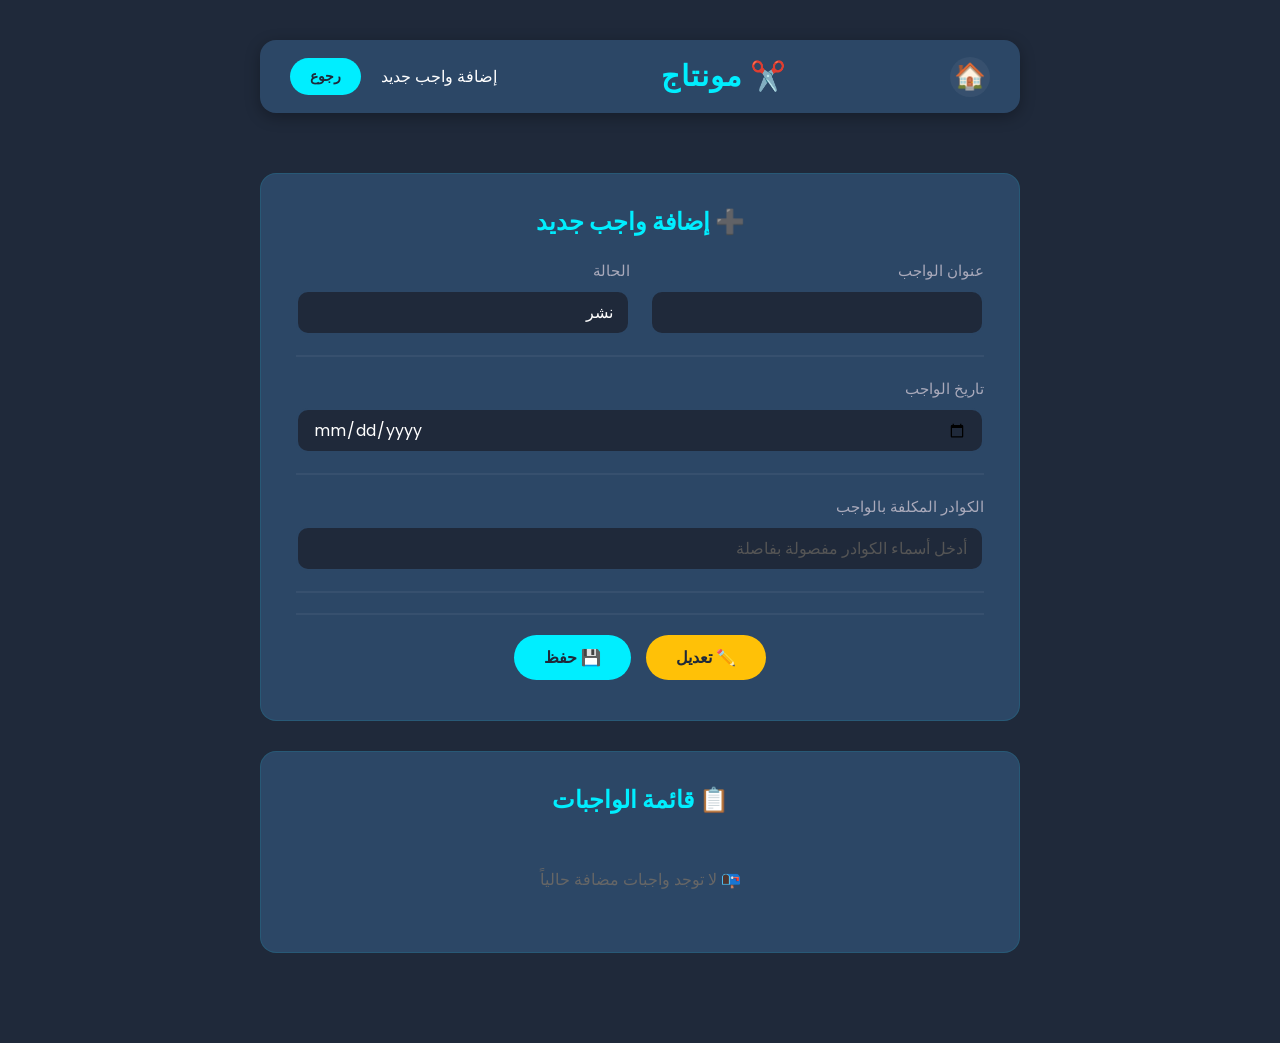
<file: task-editing.html>
<!DOCTYPE html>
<html lang="ar" dir="rtl">
<head>
    <meta charset="UTF-8">
    <meta name="viewport" content="width=device-width, initial-scale=1.0">
    <title>مونتاج - إضافة واجب</title>
    <link rel="stylesheet" href="style.css">
</head>
<body>
    <div class="task-container">
        <nav class="dashboard-nav">
            <div class="nav-left">
                <a href="home.html" class="nav-icon" title="العودة للرئيسية">
                    <span class="icon-settings">🏠</span>
                </a>
            </div>
            <div class="nav-brand">✂️ مونتاج</div>
            <div class="nav-actions">
                <span class="user-greeting">إضافة واجب جديد</span>
                <a href="home.html" class="logout-btn">رجوع</a>
            </div>
        </nav>

        <main class="task-main">
            <div class="task-form-section">
                <h2>➕ إضافة واجب جديد</h2>
                <form id="taskForm" onsubmit="addTask(event)">
                    <div class="form-row">
                        <div class="form-group">
                            <label>عنوان الواجب</label>
                            <input type="text" id="taskTitle" required>
                        </div>
                        <div class="form-group">
                            <label>الحالة</label>
                            <select id="taskStatus" required>
                                <option value="نشر">نشر</option>
                                <option value="طباعة">طباعة</option>
                                <option value="أرشيف">أرشيف</option>
                            </select>
                        </div>
                    </div>

                    <div class="form-row">
                        <div class="form-group full-width">
                            <label>تاريخ الواجب</label>
                            <input type="date" id="taskDate" required>
                        </div>
                    </div>

                    <div class="form-row">
                        <div class="form-group full-width">
                            <label>الكوادر المكلفة بالواجب</label>
                            <input type="text" id="taskAssigned" required placeholder="أدخل أسماء الكوادر مفصولة بفاصلة">
                        </div>
                    </div>

                    <div class="form-actions">
                        <button type="button" class="btn-edit" onclick="enableEdit()">✏️ تعديل</button>
                        <button type="submit" class="btn-save">💾 حفظ</button>
                    </div>
                </form>
                <div id="taskMessage" style="margin-top: 10px; font-size: 0.9rem;"></div>
            </div>

            <div class="task-list-section">
                <h2>📋 قائمة الواجبات</h2>
                <div id="taskList" class="task-list"></div>
            </div>
        </main>
    </div>

    <script>
        let editingIndex = -1;

        window.onload = function() {
            loadTasks();
        };

        function loadTasks() {
            const tasks = JSON.parse(localStorage.getItem('editingTasks') || '[]');
            const taskList = document.getElementById('taskList');
            taskList.innerHTML = '';
            
            if (tasks.length === 0) {
                taskList.innerHTML = '<p class="empty-message">📭 لا توجد واجبات مضافة حالياً</p>';
                return;
            }
            
            tasks.forEach((task, index) => {
                const taskItem = document.createElement('div');
                taskItem.className = 'task-item';
                taskItem.innerHTML = `
                    <div class="task-item-header">
                        <span class="task-item-title">${task.title}</span>
                        <span class="task-item-status status-${task.status}">${task.status}</span>
                    </div>
                    <div class="task-item-body">
                        <span class="task-item-date">📅 ${task.date}</span>
                        <span class="task-item-assigned">👤 ${task.assigned}</span>
                    </div>
                    <div class="task-item-footer">
                        <span class="task-item-created">🕐 ${task.createdAt}</span>
                        <div class="task-item-actions">
                            <button class="edit-btn" onclick="editTask(${index})">✏️ تعديل</button>
                            <button class="delete-btn" onclick="deleteTask(${index})">🗑️ حذف</button>
                        </div>
                    </div>
                `;
                taskList.appendChild(taskItem);
            });
        }

        function addTask(event) {
            event.preventDefault();
            
            const title = document.getElementById('taskTitle').value.trim();
            const status = document.getElementById('taskStatus').value;
            const date = document.getElementById('taskDate').value;
            const assigned = document.getElementById('taskAssigned').value.trim();
            const messageDiv = document.getElementById('taskMessage');
            
            if (!title || !date || !assigned) {
                messageDiv.style.color = '#ff6b6b';
                messageDiv.textContent = '❌ يرجى ملء جميع الحقول';
                return;
            }
            
            let tasks = JSON.parse(localStorage.getItem('editingTasks') || '[]');
            
            if (editingIndex >= 0) {
                tasks[editingIndex] = {
                    title: title,
                    status: status,
                    date: date,
                    assigned: assigned,
                    createdAt: tasks[editingIndex].createdAt,
                    updatedAt: new Date().toLocaleString('ar-EG')
                };
                messageDiv.style.color = '#ffc107';
                messageDiv.textContent = '✅ تم تعديل الواجب بنجاح!';
                editingIndex = -1;
            } else {
                tasks.push({
                    title: title,
                    status: status,
                    date: date,
                    assigned: assigned,
                    createdAt: new Date().toLocaleString('ar-EG')
                });
                messageDiv.style.color = '#0ef';
                messageDiv.textContent = '✅ تم إضافة الواجب بنجاح!';
            }
            
            localStorage.setItem('editingTasks', JSON.stringify(tasks));
            loadTasks();
            document.getElementById('taskForm').reset();
            document.querySelector('.btn-save').textContent = '💾 حفظ';
            
            setTimeout(() => {
                messageDiv.textContent = '';
            }, 3000);
        }

        function editTask(index) {
            const tasks = JSON.parse(localStorage.getItem('editingTasks') || '[]');
            const task = tasks[index];
            
            document.getElementById('taskTitle').value = task.title;
            document.getElementById('taskStatus').value = task.status;
            document.getElementById('taskDate').value = task.date;
            document.getElementById('taskAssigned').value = task.assigned;
            
            editingIndex = index;
            document.querySelector('.btn-save').textContent = '🔄 تحديث';
            document.querySelector('.task-form-section').scrollIntoView({ behavior: 'smooth' });
        }

        function enableEdit() {
            document.getElementById('taskTitle').focus();
            document.querySelector('.btn-save').textContent = '💾 حفظ';
            editingIndex = -1;
        }

        function deleteTask(index) {
            if (confirm('هل أنت متأكد من حذف هذا الواجب؟')) {
                const tasks = JSON.parse(localStorage.getItem('editingTasks') || '[]');
                tasks.splice(index, 1);
                localStorage.setItem('editingTasks', JSON.stringify(tasks));
                loadTasks();
            }
        }
    </script>
</body>
</html>
</file>
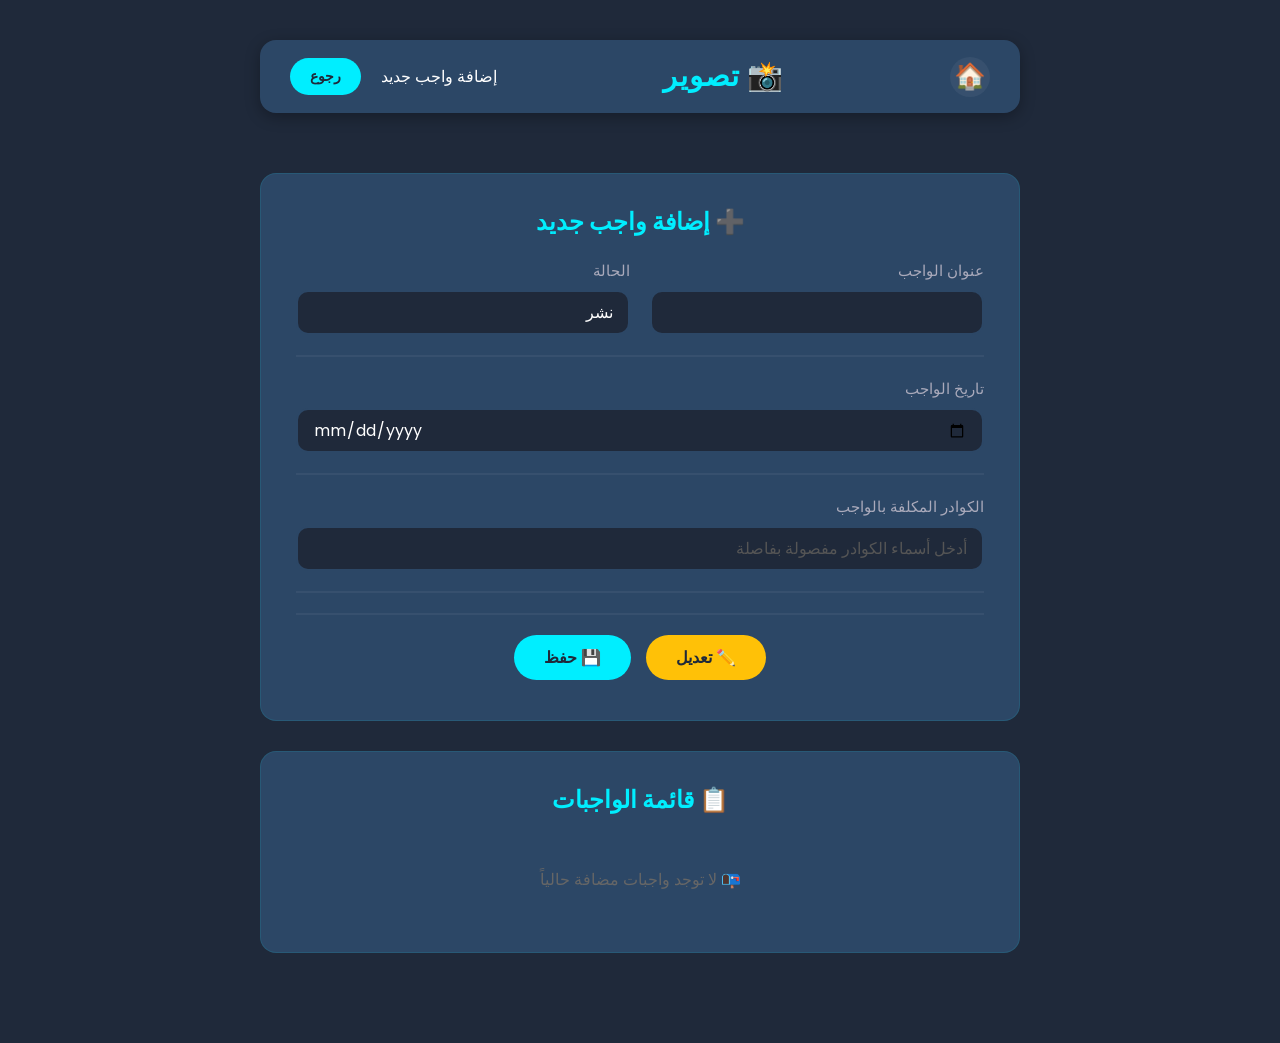
<file: task-photography.html>
<!DOCTYPE html>
<html lang="ar" dir="rtl">
<head>
    <meta charset="UTF-8">
    <meta name="viewport" content="width=device-width, initial-scale=1.0">
    <title>تصوير - إضافة واجب</title>
    <link rel="stylesheet" href="style.css">
</head>
<body>
    <div class="task-container">
        <!-- الشريط العلوي -->
        <nav class="dashboard-nav">
            <div class="nav-left">
                <a href="home.html" class="nav-icon" title="العودة للرئيسية">
                    <span class="icon-settings">🏠</span>
                </a>
            </div>
            <div class="nav-brand">📸 تصوير</div>
            <div class="nav-actions">
                <span class="user-greeting">إضافة واجب جديد</span>
                <a href="home.html" class="logout-btn">رجوع</a>
            </div>
        </nav>

        <!-- محتوى إضافة الواجب -->
        <main class="task-main">
            <div class="task-form-section">
                <h2>➕ إضافة واجب جديد</h2>
                <form id="taskForm" onsubmit="addTask(event)">
                    <!-- صف عنوان الواجب + الحالة -->
                    <div class="form-row">
                        <div class="form-group">
                            <label>عنوان الواجب</label>
                            <input type="text" id="taskTitle" required>
                        </div>
                        <div class="form-group">
                            <label>الحالة</label>
                            <select id="taskStatus" required>
                                <option value="نشر">نشر</option>
                                <option value="طباعة">طباعة</option>
                                <option value="أرشيف">أرشيف</option>
                            </select>
                        </div>
                    </div>

                    <!-- صف تاريخ الواجب -->
                    <div class="form-row">
                        <div class="form-group full-width">
                            <label>تاريخ الواجب</label>
                            <input type="date" id="taskDate" required>
                        </div>
                    </div>

                    <!-- صف الكوادر المكلفة -->
                    <div class="form-row">
                        <div class="form-group full-width">
                            <label>الكوادر المكلفة بالواجب</label>
                            <input type="text" id="taskAssigned" required placeholder="أدخل أسماء الكوادر مفصولة بفاصلة">
                        </div>
                    </div>

                    <!-- أزرار التعديل والحفظ -->
                    <div class="form-actions">
                        <button type="button" class="btn-edit" onclick="enableEdit()">✏️ تعديل</button>
                        <button type="submit" class="btn-save">💾 حفظ</button>
                    </div>
                </form>
                <div id="taskMessage" style="margin-top: 10px; font-size: 0.9rem;"></div>
            </div>

            <!-- قائمة الواجبات المضافة -->
            <div class="task-list-section">
                <h2>📋 قائمة الواجبات</h2>
                <div id="taskList" class="task-list">
                    <!-- سيتم إضافة الواجبات هنا عبر JavaScript -->
                </div>
            </div>
        </main>
    </div>

    <script>
        let editingIndex = -1;

        window.onload = function() {
            loadTasks();
        };

        function loadTasks() {
            const tasks = JSON.parse(localStorage.getItem('photographyTasks') || '[]');
            const taskList = document.getElementById('taskList');
            taskList.innerHTML = '';
            
            if (tasks.length === 0) {
                taskList.innerHTML = '<p class="empty-message">📭 لا توجد واجبات مضافة حالياً</p>';
                return;
            }
            
            tasks.forEach((task, index) => {
                const taskItem = document.createElement('div');
                taskItem.className = 'task-item';
                taskItem.innerHTML = `
                    <div class="task-item-header">
                        <span class="task-item-title">${task.title}</span>
                        <span class="task-item-status status-${task.status}">${task.status}</span>
                    </div>
                    <div class="task-item-body">
                        <span class="task-item-date">📅 ${task.date}</span>
                        <span class="task-item-assigned">👤 ${task.assigned}</span>
                    </div>
                    <div class="task-item-footer">
                        <span class="task-item-created">🕐 ${task.createdAt}</span>
                        <div class="task-item-actions">
                            <button class="edit-btn" onclick="editTask(${index})">✏️ تعديل</button>
                            <button class="delete-btn" onclick="deleteTask(${index})">🗑️ حذف</button>
                        </div>
                    </div>
                `;
                taskList.appendChild(taskItem);
            });
        }

        function addTask(event) {
            event.preventDefault();
            
            const title = document.getElementById('taskTitle').value.trim();
            const status = document.getElementById('taskStatus').value;
            const date = document.getElementById('taskDate').value;
            const assigned = document.getElementById('taskAssigned').value.trim();
            const messageDiv = document.getElementById('taskMessage');
            
            if (!title || !date || !assigned) {
                messageDiv.style.color = '#ff6b6b';
                messageDiv.textContent = '❌ يرجى ملء جميع الحقول';
                return;
            }
            
            let tasks = JSON.parse(localStorage.getItem('photographyTasks') || '[]');
            
            if (editingIndex >= 0) {
                tasks[editingIndex] = {
                    title: title,
                    status: status,
                    date: date,
                    assigned: assigned,
                    createdAt: tasks[editingIndex].createdAt,
                    updatedAt: new Date().toLocaleString('ar-EG')
                };
                messageDiv.style.color = '#ffc107';
                messageDiv.textContent = '✅ تم تعديل الواجب بنجاح!';
                editingIndex = -1;
            } else {
                tasks.push({
                    title: title,
                    status: status,
                    date: date,
                    assigned: assigned,
                    createdAt: new Date().toLocaleString('ar-EG')
                });
                messageDiv.style.color = '#0ef';
                messageDiv.textContent = '✅ تم إضافة الواجب بنجاح!';
            }
            
            localStorage.setItem('photographyTasks', JSON.stringify(tasks));
            loadTasks();
            document.getElementById('taskForm').reset();
            document.querySelector('.btn-save').textContent = '💾 حفظ';
            
            setTimeout(() => {
                messageDiv.textContent = '';
            }, 3000);
        }

        function editTask(index) {
            const tasks = JSON.parse(localStorage.getItem('photographyTasks') || '[]');
            const task = tasks[index];
            
            document.getElementById('taskTitle').value = task.title;
            document.getElementById('taskStatus').value = task.status;
            document.getElementById('taskDate').value = task.date;
            document.getElementById('taskAssigned').value = task.assigned;
            
            editingIndex = index;
            document.querySelector('.btn-save').textContent = '🔄 تحديث';
            
            document.querySelector('.task-form-section').scrollIntoView({ behavior: 'smooth' });
        }

        function enableEdit() {
            document.getElementById('taskTitle').focus();
            document.querySelector('.btn-save').textContent = '💾 حفظ';
            editingIndex = -1;
        }

        function deleteTask(index) {
            if (confirm('هل أنت متأكد من حذف هذا الواجب؟')) {
                const tasks = JSON.parse(localStorage.getItem('photographyTasks') || '[]');
                tasks.splice(index, 1);
                localStorage.setItem('photographyTasks', JSON.stringify(tasks));
                loadTasks();
            }
        }
    </script>
</body>
</html>
</file>
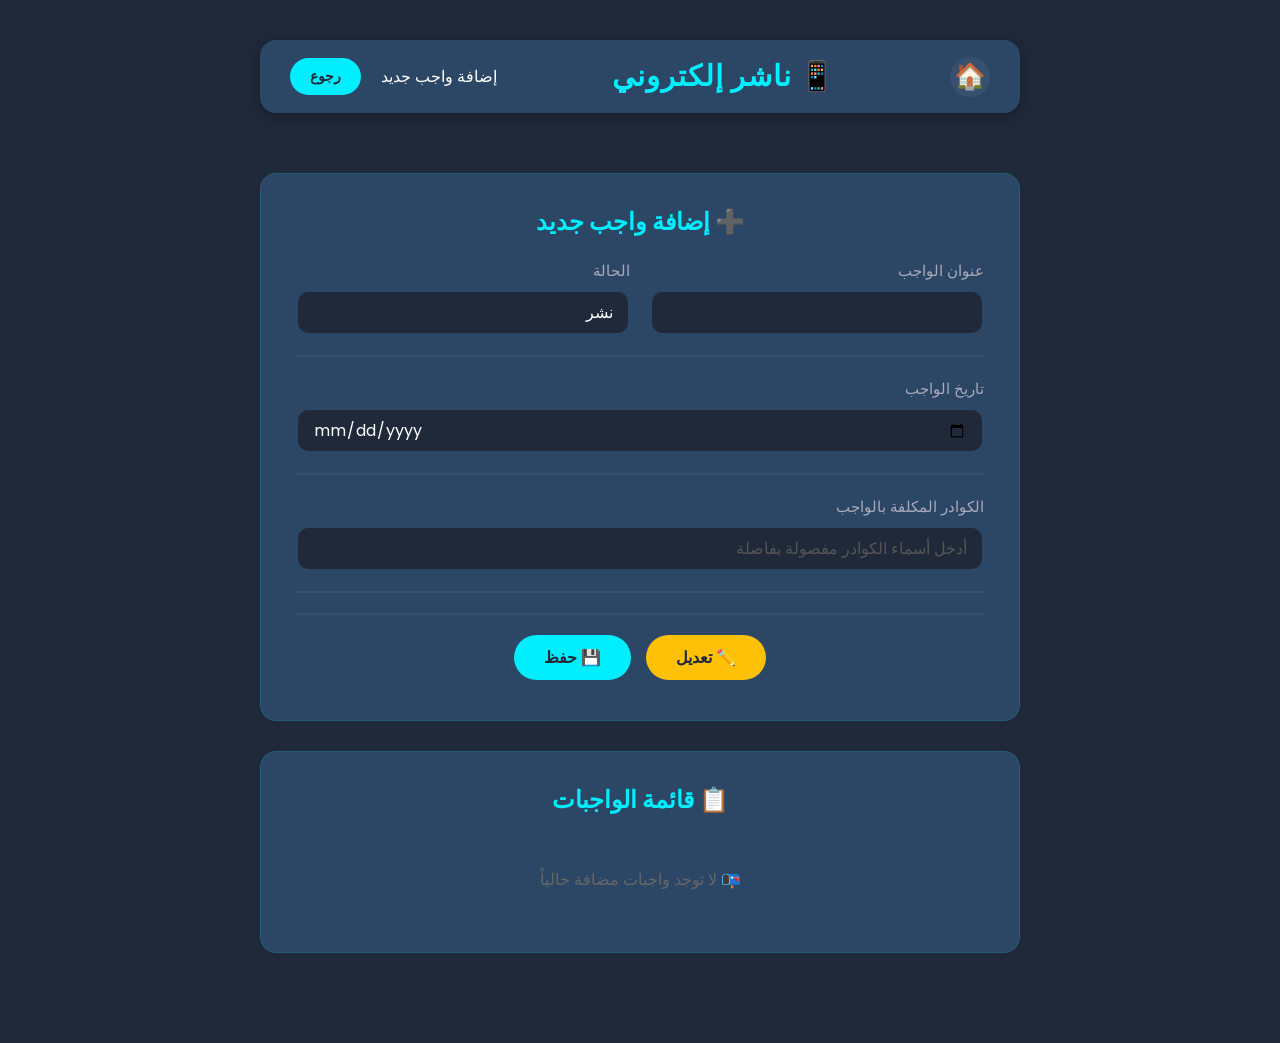
<file: task-publishing.html>
<!DOCTYPE html>
<html lang="ar" dir="rtl">
<head>
    <meta charset="UTF-8">
    <meta name="viewport" content="width=device-width, initial-scale=1.0">
    <title>ناشر إلكتروني - إضافة واجب</title>
    <link rel="stylesheet" href="style.css">
</head>
<body>
    <div class="task-container">
        <nav class="dashboard-nav">
            <div class="nav-left">
                <a href="home.html" class="nav-icon" title="العودة للرئيسية">
                    <span class="icon-settings">🏠</span>
                </a>
            </div>
            <div class="nav-brand">📱 ناشر إلكتروني</div>
            <div class="nav-actions">
                <span class="user-greeting">إضافة واجب جديد</span>
                <a href="home.html" class="logout-btn">رجوع</a>
            </div>
        </nav>

        <main class="task-main">
            <div class="task-form-section">
                <h2>➕ إضافة واجب جديد</h2>
                <form id="taskForm" onsubmit="addTask(event)">
                    <div class="form-row">
                        <div class="form-group">
                            <label>عنوان الواجب</label>
                            <input type="text" id="taskTitle" required>
                        </div>
                        <div class="form-group">
                            <label>الحالة</label>
                            <select id="taskStatus" required>
                                <option value="نشر">نشر</option>
                                <option value="طباعة">طباعة</option>
                                <option value="أرشيف">أرشيف</option>
                            </select>
                        </div>
                    </div>

                    <div class="form-row">
                        <div class="form-group full-width">
                            <label>تاريخ الواجب</label>
                            <input type="date" id="taskDate" required>
                        </div>
                    </div>

                    <div class="form-row">
                        <div class="form-group full-width">
                            <label>الكوادر المكلفة بالواجب</label>
                            <input type="text" id="taskAssigned" required placeholder="أدخل أسماء الكوادر مفصولة بفاصلة">
                        </div>
                    </div>

                    <div class="form-actions">
                        <button type="button" class="btn-edit" onclick="enableEdit()">✏️ تعديل</button>
                        <button type="submit" class="btn-save">💾 حفظ</button>
                    </div>
                </form>
                <div id="taskMessage" style="margin-top: 10px; font-size: 0.9rem;"></div>
            </div>

            <div class="task-list-section">
                <h2>📋 قائمة الواجبات</h2>
                <div id="taskList" class="task-list"></div>
            </div>
        </main>
    </div>

    <script>
        let editingIndex = -1;

        window.onload = function() {
            loadTasks();
        };

        function loadTasks() {
            const tasks = JSON.parse(localStorage.getItem('publishingTasks') || '[]');
            const taskList = document.getElementById('taskList');
            taskList.innerHTML = '';
            
            if (tasks.length === 0) {
                taskList.innerHTML = '<p class="empty-message">📭 لا توجد واجبات مضافة حالياً</p>';
                return;
            }
            
            tasks.forEach((task, index) => {
                const taskItem = document.createElement('div');
                taskItem.className = 'task-item';
                taskItem.innerHTML = `
                    <div class="task-item-header">
                        <span class="task-item-title">${task.title}</span>
                        <span class="task-item-status status-${task.status}">${task.status}</span>
                    </div>
                    <div class="task-item-body">
                        <span class="task-item-date">📅 ${task.date}</span>
                        <span class="task-item-assigned">👤 ${task.assigned}</span>
                    </div>
                    <div class="task-item-footer">
                        <span class="task-item-created">🕐 ${task.createdAt}</span>
                        <div class="task-item-actions">
                            <button class="edit-btn" onclick="editTask(${index})">✏️ تعديل</button>
                            <button class="delete-btn" onclick="deleteTask(${index})">🗑️ حذف</button>
                        </div>
                    </div>
                `;
                taskList.appendChild(taskItem);
            });
        }

        function addTask(event) {
            event.preventDefault();
            
            const title = document.getElementById('taskTitle').value.trim();
            const status = document.getElementById('taskStatus').value;
            const date = document.getElementById('taskDate').value;
            const assigned = document.getElementById('taskAssigned').value.trim();
            const messageDiv = document.getElementById('taskMessage');
            
            if (!title || !date || !assigned) {
                messageDiv.style.color = '#ff6b6b';
                messageDiv.textContent = '❌ يرجى ملء جميع الحقول';
                return;
            }
            
            let tasks = JSON.parse(localStorage.getItem('publishingTasks') || '[]');
            
            if (editingIndex >= 0) {
                tasks[editingIndex] = {
                    title: title,
                    status: status,
                    date: date,
                    assigned: assigned,
                    createdAt: tasks[editingIndex].createdAt,
                    updatedAt: new Date().toLocaleString('ar-EG')
                };
                messageDiv.style.color = '#ffc107';
                messageDiv.textContent = '✅ تم تعديل الواجب بنجاح!';
                editingIndex = -1;
            } else {
                tasks.push({
                    title: title,
                    status: status,
                    date: date,
                    assigned: assigned,
                    createdAt: new Date().toLocaleString('ar-EG')
                });
                messageDiv.style.color = '#0ef';
                messageDiv.textContent = '✅ تم إضافة الواجب بنجاح!';
            }
            
            localStorage.setItem('publishingTasks', JSON.stringify(tasks));
            loadTasks();
            document.getElementById('taskForm').reset();
            document.querySelector('.btn-save').textContent = '💾 حفظ';
            
            setTimeout(() => {
                messageDiv.textContent = '';
            }, 3000);
        }

        function editTask(index) {
            const tasks = JSON.parse(localStorage.getItem('publishingTasks') || '[]');
            const task = tasks[index];
            
            document.getElementById('taskTitle').value = task.title;
            document.getElementById('taskStatus').value = task.status;
            document.getElementById('taskDate').value = task.date;
            document.getElementById('taskAssigned').value = task.assigned;
            
            editingIndex = index;
            document.querySelector('.btn-save').textContent = '🔄 تحديث';
            document.querySelector('.task-form-section').scrollIntoView({ behavior: 'smooth' });
        }

        function enableEdit() {
            document.getElementById('taskTitle').focus();
            document.querySelector('.btn-save').textContent = '💾 حفظ';
            editingIndex = -1;
        }

        function deleteTask(index) {
            if (confirm('هل أنت متأكد من حذف هذا الواجب؟')) {
                const tasks = JSON.parse(localStorage.getItem('publishingTasks') || '[]');
                tasks.splice(index, 1);
                localStorage.setItem('publishingTasks', JSON.stringify(tasks));
                loadTasks();
            }
        }
    </script>
</body>
</html>
</file>
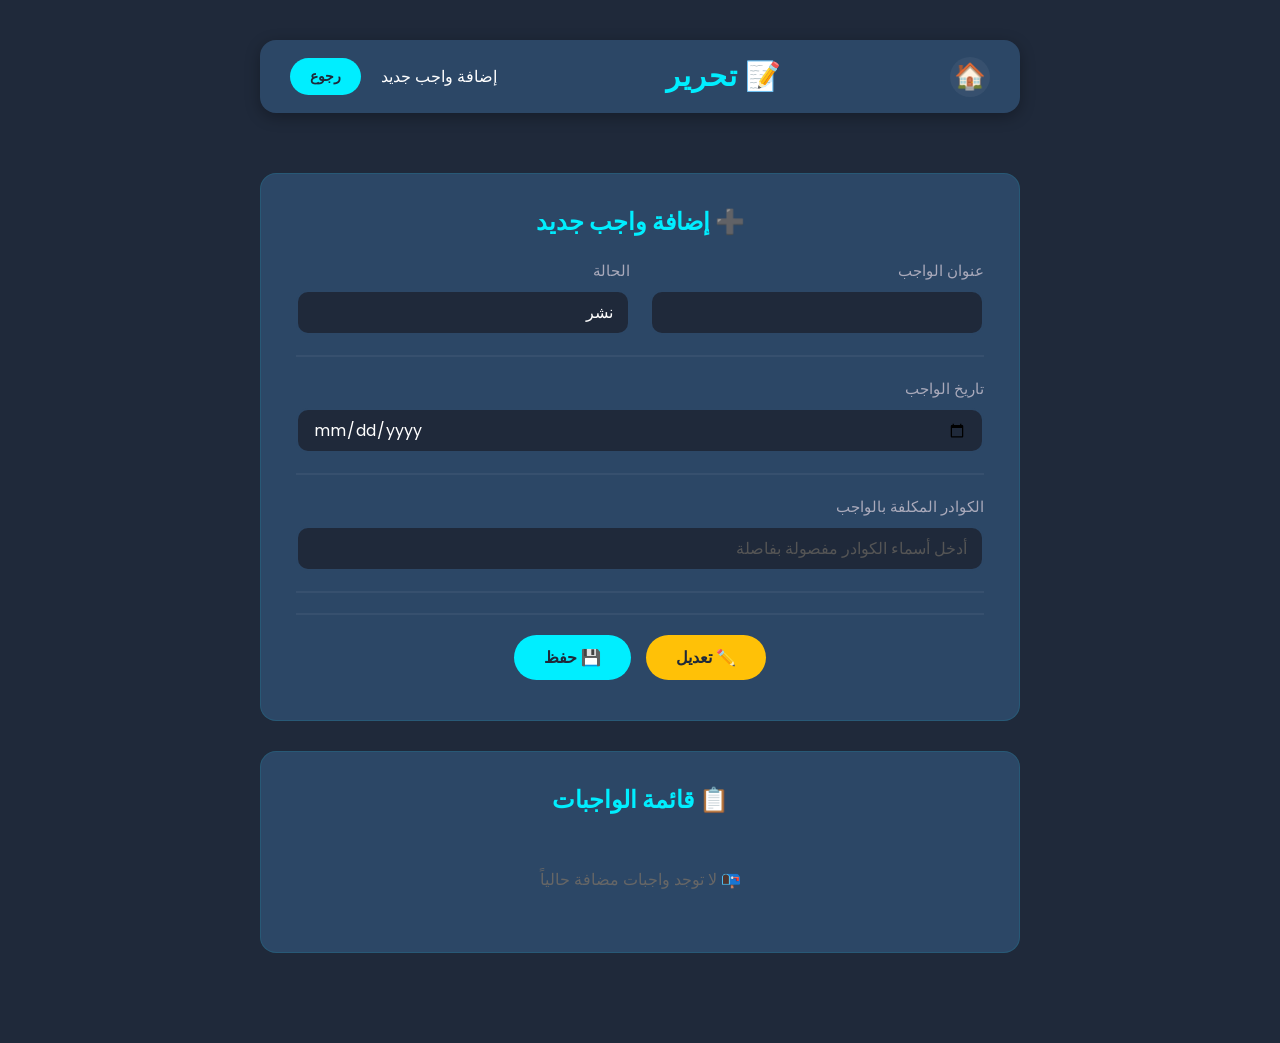
<file: task-writing.html>
<!DOCTYPE html>
<html lang="ar" dir="rtl">
<head>
    <meta charset="UTF-8">
    <meta name="viewport" content="width=device-width, initial-scale=1.0">
    <title>تحرير - إضافة واجب</title>
    <link rel="stylesheet" href="style.css">
</head>
<body>
    <div class="task-container">
        <nav class="dashboard-nav">
            <div class="nav-left">
                <a href="home.html" class="nav-icon" title="العودة للرئيسية">
                    <span class="icon-settings">🏠</span>
                </a>
            </div>
            <div class="nav-brand">📝 تحرير</div>
            <div class="nav-actions">
                <span class="user-greeting">إضافة واجب جديد</span>
                <a href="home.html" class="logout-btn">رجوع</a>
            </div>
        </nav>

        <main class="task-main">
            <div class="task-form-section">
                <h2>➕ إضافة واجب جديد</h2>
                <form id="taskForm" onsubmit="addTask(event)">
                    <div class="form-row">
                        <div class="form-group">
                            <label>عنوان الواجب</label>
                            <input type="text" id="taskTitle" required>
                        </div>
                        <div class="form-group">
                            <label>الحالة</label>
                            <select id="taskStatus" required>
                                <option value="نشر">نشر</option>
                                <option value="طباعة">طباعة</option>
                                <option value="أرشيف">أرشيف</option>
                            </select>
                        </div>
                    </div>

                    <div class="form-row">
                        <div class="form-group full-width">
                            <label>تاريخ الواجب</label>
                            <input type="date" id="taskDate" required>
                        </div>
                    </div>

                    <div class="form-row">
                        <div class="form-group full-width">
                            <label>الكوادر المكلفة بالواجب</label>
                            <input type="text" id="taskAssigned" required placeholder="أدخل أسماء الكوادر مفصولة بفاصلة">
                        </div>
                    </div>

                    <div class="form-actions">
                        <button type="button" class="btn-edit" onclick="enableEdit()">✏️ تعديل</button>
                        <button type="submit" class="btn-save">💾 حفظ</button>
                    </div>
                </form>
                <div id="taskMessage" style="margin-top: 10px; font-size: 0.9rem;"></div>
            </div>

            <div class="task-list-section">
                <h2>📋 قائمة الواجبات</h2>
                <div id="taskList" class="task-list"></div>
            </div>
        </main>
    </div>

    <script>
        let editingIndex = -1;

        window.onload = function() {
            loadTasks();
        };

        function loadTasks() {
            const tasks = JSON.parse(localStorage.getItem('writingTasks') || '[]');
            const taskList = document.getElementById('taskList');
            taskList.innerHTML = '';
            
            if (tasks.length === 0) {
                taskList.innerHTML = '<p class="empty-message">📭 لا توجد واجبات مضافة حالياً</p>';
                return;
            }
            
            tasks.forEach((task, index) => {
                const taskItem = document.createElement('div');
                taskItem.className = 'task-item';
                taskItem.innerHTML = `
                    <div class="task-item-header">
                        <span class="task-item-title">${task.title}</span>
                        <span class="task-item-status status-${task.status}">${task.status}</span>
                    </div>
                    <div class="task-item-body">
                        <span class="task-item-date">📅 ${task.date}</span>
                        <span class="task-item-assigned">👤 ${task.assigned}</span>
                    </div>
                    <div class="task-item-footer">
                        <span class="task-item-created">🕐 ${task.createdAt}</span>
                        <div class="task-item-actions">
                            <button class="edit-btn" onclick="editTask(${index})">✏️ تعديل</button>
                            <button class="delete-btn" onclick="deleteTask(${index})">🗑️ حذف</button>
                        </div>
                    </div>
                `;
                taskList.appendChild(taskItem);
            });
        }

        function addTask(event) {
            event.preventDefault();
            
            const title = document.getElementById('taskTitle').value.trim();
            const status = document.getElementById('taskStatus').value;
            const date = document.getElementById('taskDate').value;
            const assigned = document.getElementById('taskAssigned').value.trim();
            const messageDiv = document.getElementById('taskMessage');
            
            if (!title || !date || !assigned) {
                messageDiv.style.color = '#ff6b6b';
                messageDiv.textContent = '❌ يرجى ملء جميع الحقول';
                return;
            }
            
            let tasks = JSON.parse(localStorage.getItem('writingTasks') || '[]');
            
            if (editingIndex >= 0) {
                tasks[editingIndex] = {
                    title: title,
                    status: status,
                    date: date,
                    assigned: assigned,
                    createdAt: tasks[editingIndex].createdAt,
                    updatedAt: new Date().toLocaleString('ar-EG')
                };
                messageDiv.style.color = '#ffc107';
                messageDiv.textContent = '✅ تم تعديل الواجب بنجاح!';
                editingIndex = -1;
            } else {
                tasks.push({
                    title: title,
                    status: status,
                    date: date,
                    assigned: assigned,
                    createdAt: new Date().toLocaleString('ar-EG')
                });
                messageDiv.style.color = '#0ef';
                messageDiv.textContent = '✅ تم إضافة الواجب بنجاح!';
            }
            
            localStorage.setItem('writingTasks', JSON.stringify(tasks));
            loadTasks();
            document.getElementById('taskForm').reset();
            document.querySelector('.btn-save').textContent = '💾 حفظ';
            
            setTimeout(() => {
                messageDiv.textContent = '';
            }, 3000);
        }

        function editTask(index) {
            const tasks = JSON.parse(localStorage.getItem('writingTasks') || '[]');
            const task = tasks[index];
            
            document.getElementById('taskTitle').value = task.title;
            document.getElementById('taskStatus').value = task.status;
            document.getElementById('taskDate').value = task.date;
            document.getElementById('taskAssigned').value = task.assigned;
            
            editingIndex = index;
            document.querySelector('.btn-save').textContent = '🔄 تحديث';
            document.querySelector('.task-form-section').scrollIntoView({ behavior: 'smooth' });
        }

        function enableEdit() {
            document.getElementById('taskTitle').focus();
            document.querySelector('.btn-save').textContent = '💾 حفظ';
            editingIndex = -1;
        }

        function deleteTask(index) {
            if (confirm('هل أنت متأكد من حذف هذا الواجب؟')) {
                const tasks = JSON.parse(localStorage.getItem('writingTasks') || '[]');
                tasks.splice(index, 1);
                localStorage.setItem('writingTasks', JSON.stringify(tasks));
                loadTasks();
            }
        }
    </script>
</body>
</html>
</file>
<file: style.css>
@import url('https://fonts.googleapis.com/css2?family=Poppins:wght@300;400;500;600;700;800;900&display=swap');

* {
    margin: 0;
    padding: 0;
    box-sizing: border-box;
    font-family: 'Poppins', sans-serif;
}

body {
    display: flex;
    justify-content: center;
    align-items: center;
    min-height: 100vh;
    background: #1f293a;
}

/* ====== أنماط تسجيل الدخول وإنشاء الحساب ====== */
.container {
    position: relative;
    width: 256px;
    height: 256px;
    display: flex;
    justify-content: center;
    align-items: center;
    transform: scale(calc(min(1, 100vw / 480)));
    transform-origin: center;
}

.container span {
    position: absolute;
    left: 0;
    width: 32px;
    height: 6px;
    background: #2c4766;
    border-radius: 8px;
    transform-origin: 128px;
    transform: scale(2.2) rotate(calc(var(--i) * (360deg / 50)));
    animation: animateBlink 3s linear infinite;
    animation-delay: calc(var(--i) * (3s / 50));
}

@keyframes animateBlink {
    0%   { background: #0ef; }
    25%  { background: #2c4766; }
}

.login-box {
    position: absolute;
    width: 400px;
    left: 50%;
    transform: translateX(-50%);
    z-index: 2;
}

.login-box form {
    width: 100%;
    padding: 0 50px;
}

h2 {
    font-size: 2em;
    color: #0ef;
    text-align: center;
    margin-bottom: 10px;
}

.input-box {
    position: relative;
    margin: 25px 0;
}

.input-box input,
.input-box select,
.input-box textarea {
    width: 100%;
    height: 50px;
    background: transparent;
    border: 2px solid #2c4766;
    outline: none;
    border-radius: 40px;
    font-size: 1em;
    color: #fff;
    padding: 0 20px;
    transition: .5s ease;
}

.input-box textarea {
    height: auto;
    padding: 15px 20px;
    border-radius: 16px;
    resize: vertical;
    font-family: 'Poppins', sans-serif;
}

.input-box select {
    appearance: none;
    cursor: pointer;
}

.input-box select option {
    background: #1f293a;
    color: #fff;
}

.input-box input:focus,
.input-box input:valid,
.input-box select:focus,
.input-box textarea:focus {
    border-color: #0ef;
}

.input-box label {
    position: absolute;
    top: 50%;
    left: 20px;
    transform: translateY(-50%);
    font-size: 1em;
    color: #fff;
    pointer-events: none;
    transition: .5s ease;
}

.input-box textarea~label {
    top: 20px;
    transform: none;
}

.input-box input:focus~label,
.input-box input:valid~label,
.input-box select:focus~label,
.input-box textarea:focus~label {
    top: 1px;
    font-size: .8em;
    background: #1f293a;
    padding: 0 6px;
    color: #0ef;
}

.forgot-pass {
    margin: -15px 0 10px;
    text-align: center;
}

.forgot-pass a {
    font-size: .85em;
    color: #fff;
    text-decoration: none;
}

.forgot-pass a:hover {
    text-decoration: underline;
}

.btn {
    width: 100%;
    height: 45px;
    background: #0ef;
    border: none;
    outline: none;
    border-radius: 40px;
    cursor: pointer;
    font-size: 1em;
    color: #1f293a;
    font-weight: 600;
    transition: all 0.3s ease;
}

.btn:hover {
    background: #fff;
    transform: scale(1.02);
}

.signup-link {
    margin: 20px 0 10px;
    text-align: center;
}

.signup-link a {
    font-size: 1em;
    color: #0ef;
    text-decoration: none;
    font-weight: 600;
}

.signup-link a:hover {
    text-decoration: underline;
}

/* ====== أنماط الصفحة الرئيسية (Dashboard) ====== */
body:not(:has(.container)) {
    background: #1f293a;
    overflow-y: auto;
    padding: 20px;
    display: flex;
    align-items: flex-start;
    min-height: 100vh;
}

.dashboard-container {
    width: 100%;
    max-width: 1200px;
    margin: 0 auto;
    padding: 20px 0;
    min-height: 100vh;
    display: flex;
    flex-direction: column;
}

/* ====== الشريط العلوي ====== */
.dashboard-nav {
    display: flex;
    justify-content: space-between;
    align-items: center;
    padding: 15px 30px;
    background: #2c4766;
    border-radius: 16px;
    margin-bottom: 40px;
    box-shadow: 0 4px 15px rgba(0, 0, 0, 0.3);
    flex-wrap: wrap;
    gap: 10px;
}

.nav-left {
    display: flex;
    align-items: center;
    gap: 15px;
}

.nav-icon {
    color: #fff;
    font-size: 1.6rem;
    text-decoration: none;
    transition: all 0.3s ease;
    display: flex;
    align-items: center;
    justify-content: center;
    width: 40px;
    height: 40px;
    border-radius: 50%;
    background: rgba(255, 255, 255, 0.05);
    cursor: pointer;
}

.nav-icon:hover {
    background: rgba(0, 238, 255, 0.2);
    transform: scale(1.1);
    color: #0ef;
}

.nav-brand {
    font-size: 1.8rem;
    font-weight: 700;
    color: #0ef;
    letter-spacing: 1px;
    flex: 1;
    text-align: center;
}

.nav-actions {
    display: flex;
    align-items: center;
    gap: 20px;
}

.user-greeting {
    color: #fff;
    font-size: 1rem;
    font-weight: 500;
}

.logout-btn {
    background: #0ef;
    color: #1f293a;
    padding: 8px 20px;
    border-radius: 40px;
    text-decoration: none;
    font-weight: 600;
    transition: all 0.3s ease;
    font-size: 0.9rem;
    border: none;
    cursor: pointer;
}

.logout-btn:hover {
    background: #fff;
    transform: scale(1.05);
}

/* ====== المحتوى الرئيسي ====== */
.dashboard-main {
    flex: 1;
    text-align: center;
    padding: 20px;
}

.welcome-section {
    margin-bottom: 40px;
}

.welcome-section h1 {
    color: #0ef;
    font-size: 2.5rem;
    margin-bottom: 15px;
}

.welcome-text {
    color: #ccc;
    font-size: 1.1rem;
    margin-bottom: 20px;
}

/* ====== البطاقات ====== */
.cards-grid {
    display: grid;
    grid-template-columns: repeat(auto-fit, minmax(200px, 1fr));
    gap: 25px;
    margin-top: 20px;
}

.dashboard-card {
    background: #2c4766;
    padding: 30px 20px;
    border-radius: 16px;
    transition: all 0.3s ease;
    cursor: pointer;
    border: 1px solid transparent;
    text-align: center;
}

.dashboard-card:hover {
    transform: translateY(-8px);
    border-color: #0ef;
    box-shadow: 0 10px 30px rgba(0, 238, 255, 0.15);
}

.dashboard-card .card-icon {
    font-size: 2.8rem;
    margin-bottom: 12px;
}

.dashboard-card h3 {
    color: #fff;
    font-size: 1.2rem;
    margin-bottom: 8px;
}

.dashboard-card p {
    color: #aab;
    font-size: 0.9rem;
    line-height: 1.5;
}

/* ====== الواجبات والمهام ====== */
.tasks-section {
    background: #2c4766;
    padding: 30px 35px;
    border-radius: 16px;
    max-width: 800px;
    margin: 20px auto;
    border: 1px solid rgba(0, 238, 255, 0.1);
    animation: fadeIn 0.5s ease;
}

.tasks-section h2 {
    color: #0ef;
    font-size: 1.8rem;
    margin-bottom: 25px;
    text-align: center;
}

.tasks-grid {
    display: grid;
    grid-template-columns: repeat(auto-fit, minmax(150px, 1fr));
    gap: 15px;
    margin-bottom: 25px;
}

.task-card-link {
    text-decoration: none;
}

.task-card {
    background: #1f293a;
    padding: 20px 15px;
    border-radius: 12px;
    text-align: center;
    border: 1px solid rgba(255, 255, 255, 0.05);
    transition: all 0.3s ease;
    cursor: pointer;
}

.task-card:hover {
    border-color: #0ef;
    transform: translateY(-5px);
    box-shadow: 0 5px 20px rgba(0, 238, 255, 0.1);
}

.task-icon {
    display: block;
    font-size: 2.5rem;
    margin-bottom: 10px;
}

.task-name {
    display: block;
    color: #fff;
    font-weight: 500;
    font-size: 1rem;
    margin-bottom: 6px;
}

.task-status {
    display: inline-block;
    padding: 3px 12px;
    border-radius: 20px;
    font-size: 0.7rem;
    font-weight: 500;
    background: rgba(0, 238, 255, 0.1);
    color: #0ef;
}

/* ====== تنسيق الملف الشخصي ====== */
.profile-section {
    background: #2c4766;
    padding: 30px 35px;
    border-radius: 16px;
    max-width: 550px;
    margin: 20px auto;
    border: 1px solid rgba(0, 238, 255, 0.1);
    animation: fadeIn 0.5s ease;
}

.profile-section h2 {
    color: #0ef;
    font-size: 1.8rem;
    margin-bottom: 25px;
    text-align: center;
}

.profile-info {
    display: flex;
    flex-direction: column;
    gap: 12px;
}

.info-row {
    display: flex;
    justify-content: flex-start;
    align-items: center;
    padding: 10px 0;
    border-bottom: 1px solid rgba(255, 255, 255, 0.05);
    color: #fff;
    font-size: 1rem;
    direction: ltr;
}

.info-label {
    font-weight: 500;
    color: #aab;
    min-width: 140px;
    text-align: right;
    font-size: 0.95rem;
}

.info-value {
    color: #fff;
    font-weight: 400;
    text-align: left;
    flex: 1;
    padding-left: 15px;
    font-size: 0.95rem;
}

/* ====== تنسيق الإعدادات ====== */
.settings-section {
    background: #2c4766;
    padding: 30px 35px;
    border-radius: 16px;
    max-width: 550px;
    margin: 20px auto;
    border: 1px solid rgba(0, 238, 255, 0.1);
    animation: fadeIn 0.5s ease;
}

.settings-section h2 {
    color: #0ef;
    font-size: 1.8rem;
    margin-bottom: 25px;
    text-align: center;
}

.settings-options {
    display: flex;
    flex-direction: column;
    gap: 20px;
    margin-bottom: 25px;
}

.setting-item {
    display: flex;
    justify-content: space-between;
    align-items: center;
    padding: 10px 0;
    border-bottom: 1px solid rgba(255, 255, 255, 0.05);
    color: #fff;
    font-size: 1rem;
}

.setting-item label {
    color: #e0e0e0;
    font-weight: 500;
    text-align: right;
    flex: 1;
}

.setting-item input[type="checkbox"] {
    width: 20px;
    height: 20px;
    accent-color: #0ef;
    cursor: pointer;
}

.setting-item select {
    background: #1f293a;
    color: #fff;
    border: 1px solid #2c4766;
    border-radius: 8px;
    padding: 8px 12px;
    font-size: 1rem;
    cursor: pointer;
}

.setting-item select:focus {
    outline: none;
    border-color: #0ef;
}

/* ====== الإحصائيات ====== */
.stats-section {
    background: #2c4766;
    padding: 30px 35px;
    border-radius: 16px;
    max-width: 700px;
    margin: 20px auto;
    border: 1px solid rgba(0, 238, 255, 0.1);
    animation: fadeIn 0.5s ease;
}

.stats-section h2 {
    color: #0ef;
    font-size: 1.8rem;
    margin-bottom: 25px;
    text-align: center;
}

.stats-grid {
    display: grid;
    grid-template-columns: repeat(auto-fit, minmax(140px, 1fr));
    gap: 20px;
    margin-bottom: 25px;
}

.stat-card {
    background: #1f293a;
    padding: 20px;
    border-radius: 12px;
    text-align: center;
    border: 1px solid rgba(255, 255, 255, 0.05);
}

.stat-number {
    display: block;
    font-size: 2rem;
    font-weight: 700;
    color: #0ef;
    margin-bottom: 8px;
}

.stat-label {
    color: #aab;
    font-size: 0.85rem;
}

/* ====== الرسائل ====== */
.messages-section {
    background: #2c4766;
    padding: 30px 35px;
    border-radius: 16px;
    max-width: 700px;
    margin: 20px auto;
    border: 1px solid rgba(0, 238, 255, 0.1);
    animation: fadeIn 0.5s ease;
}

.messages-section h2 {
    color: #0ef;
    font-size: 1.8rem;
    margin-bottom: 25px;
    text-align: center;
}

.messages-list {
    display: flex;
    flex-direction: column;
    gap: 12px;
    margin-bottom: 25px;
}

.message-item {
    display: flex;
    justify-content: space-between;
    align-items: center;
    padding: 15px;
    background: #1f293a;
    border-radius: 12px;
    border: 1px solid rgba(255, 255, 255, 0.05);
    transition: all 0.3s ease;
    flex-wrap: wrap;
    gap: 8px;
}

.message-item:hover {
    border-color: #0ef;
    transform: translateX(5px);
}

.message-sender {
    font-weight: 600;
    color: #fff;
    min-width: 100px;
}

.message-preview {
    color: #aab;
    flex: 1;
}

.message-time {
    color: #666;
    font-size: 0.8rem;
    min-width: 100px;
    text-align: left;
}

/* ====== الإشعارات ====== */
.notifications-section {
    background: #2c4766;
    padding: 30px 35px;
    border-radius: 16px;
    max-width: 700px;
    margin: 20px auto;
    border: 1px solid rgba(0, 238, 255, 0.1);
    animation: fadeIn 0.5s ease;
}

.notifications-section h2 {
    color: #0ef;
    font-size: 1.8rem;
    margin-bottom: 25px;
    text-align: center;
}

.notifications-list {
    display: flex;
    flex-direction: column;
    gap: 12px;
    margin-bottom: 25px;
}

.notification-item {
    display: flex;
    justify-content: space-between;
    align-items: center;
    padding: 15px;
    background: #1f293a;
    border-radius: 12px;
    border: 1px solid rgba(255, 255, 255, 0.05);
    transition: all 0.3s ease;
    flex-wrap: wrap;
    gap: 8px;
}

.notification-item:hover {
    border-color: #0ef;
}

.notification-item.unread {
    border-right: 3px solid #0ef;
}

.notification-icon {
    font-size: 1.2rem;
}

.notification-text {
    color: #fff;
    flex: 1;
}

.notification-time {
    color: #666;
    font-size: 0.8rem;
}

/* ====== صفحات المهام ====== */
.task-container {
    width: 100%;
    max-width: 800px;
    margin: 0 auto;
    padding: 20px;
    min-height: 100vh;
    display: flex;
    flex-direction: column;
}

.task-main {
    flex: 1;
    padding: 20px 0;
}

.task-form-section,
.task-list-section {
    background: #2c4766;
    padding: 30px 35px;
    border-radius: 16px;
    margin-bottom: 30px;
    border: 1px solid rgba(0, 238, 255, 0.1);
}

.task-form-section h2,
.task-list-section h2 {
    color: #0ef;
    font-size: 1.5rem;
    margin-bottom: 20px;
    text-align: center;
}

.task-form-section .input-box {
    margin: 20px 0;
}

/* ====== تنسيق الحالة في الواجبات ====== */
.task-item-status {
    padding: 3px 14px;
    border-radius: 20px;
    font-size: 0.75rem;
    font-weight: 500;
}

.status-نشر {
    background: rgba(0, 238, 255, 0.15);
    color: #0ef;
}

.status-طباعة {
    background: rgba(255, 193, 7, 0.15);
    color: #ffc107;
}

.status-أرشيف {
    background: rgba(255, 255, 255, 0.1);
    color: #888;
}

/* ====== تنسيق الكادر والتفاصيل ====== */
.task-item {
    background: #1f293a;
    padding: 18px 20px;
    border-radius: 12px;
    border: 1px solid rgba(255, 255, 255, 0.05);
    transition: all 0.3s ease;
}

.task-item:hover {
    border-color: #0ef;
    transform: translateX(5px);
}

.task-item-header {
    display: flex;
    justify-content: space-between;
    align-items: center;
    margin-bottom: 8px;
    flex-wrap: wrap;
    gap: 8px;
}

.task-item-title {
    font-size: 1.1rem;
    font-weight: 600;
    color: #fff;
}

.task-item-body {
    display: flex;
    justify-content: space-between;
    align-items: center;
    margin-bottom: 10px;
    flex-wrap: wrap;
    gap: 8px;
}

.task-item-date {
    color: #666;
    font-size: 0.85rem;
}

.task-item-assigned {
    color: #aab;
    font-size: 0.85rem;
}

.task-item-footer {
    display: flex;
    justify-content: space-between;
    align-items: center;
    flex-wrap: wrap;
    gap: 10px;
}

.task-item-created {
    color: #555;
    font-size: 0.75rem;
}

.delete-btn {
    background: rgba(255, 0, 0, 0.15);
    color: #ff4444;
    border: none;
    padding: 5px 14px;
    border-radius: 20px;
    cursor: pointer;
    font-size: 0.8rem;
    transition: all 0.3s ease;
}

.delete-btn:hover {
    background: rgba(255, 0, 0, 0.3);
    transform: scale(1.05);
}

.empty-message {
    color: #666;
    text-align: center;
    padding: 30px 0;
    font-size: 1rem;
}

/* ====== أنميشن الظهور ====== */
@keyframes fadeIn {
    from {
        opacity: 0;
        transform: translateY(-20px);
    }
    to {
        opacity: 1;
        transform: translateY(0);
    }
}

/* ====== تنسيق نموذج إضافة الواجب ====== */
.form-row {
    display: flex;
    gap: 20px;
    margin-bottom: 20px;
    padding-bottom: 20px;
    border-bottom: 2px solid rgba(255, 255, 255, 0.05);
}

.form-row:last-of-type {
    border-bottom: none;
}

.form-group {
    flex: 1;
    display: flex;
    flex-direction: column;
    gap: 8px;
}

.form-group.full-width {
    flex: 0 0 100%;
}

.form-group label {
    color: #aab;
    font-size: 0.95rem;
    font-weight: 500;
    text-align: right;
}

.form-group input,
.form-group select {
    width: 100%;
    height: 45px;
    background: #1f293a;
    border: 2px solid #2c4766;
    outline: none;
    border-radius: 12px;
    font-size: 1em;
    color: #fff;
    padding: 0 15px;
    transition: .3s ease;
}

.form-group input:focus,
.form-group select:focus {
    border-color: #0ef;
}

.form-group select {
    appearance: none;
    cursor: pointer;
}

.form-group select option {
    background: #1f293a;
    color: #fff;
}

.form-group input::placeholder {
    color: #555;
}

/* ====== أزرار التعديل والحفظ ====== */
.form-actions {
    display: flex;
    gap: 15px;
    justify-content: center;
    margin-top: 10px;
    padding-top: 20px;
    border-top: 2px solid rgba(255, 255, 255, 0.05);
}

.btn-edit {
    padding: 10px 30px;
    border: none;
    border-radius: 40px;
    font-size: 1em;
    font-weight: 600;
    cursor: pointer;
    transition: all 0.3s ease;
    background: #ffc107;
    color: #1f293a;
}

.btn-edit:hover {
    transform: scale(1.05);
    background: #ffd54f;
}

.btn-save {
    padding: 10px 30px;
    border: none;
    border-radius: 40px;
    font-size: 1em;
    font-weight: 600;
    cursor: pointer;
    transition: all 0.3s ease;
    background: #0ef;
    color: #1f293a;
}

.btn-save:hover {
    transform: scale(1.05);
    background: #4dd0e1;
}

/* ====== أزرار التعديل والحذف في القائمة ====== */
.task-item-actions {
    display: flex;
    gap: 10px;
}

.edit-btn {
    background: rgba(255, 193, 7, 0.15);
    color: #ffc107;
    border: none;
    padding: 5px 14px;
    border-radius: 20px;
    cursor: pointer;
    font-size: 0.8rem;
    transition: all 0.3s ease;
}

.edit-btn:hover {
    background: rgba(255, 193, 7, 0.3);
    transform: scale(1.05);
}

/* ====== تحسينات للشاشات الصغيرة ====== */
@media (max-width: 600px) {
    .dashboard-nav {
        flex-direction: column;
        align-items: stretch;
        text-align: center;
        padding: 15px 20px;
        gap: 15px;
    }
    
    .nav-left {
        justify-content: center;
    }
    
    .nav-brand {
        order: -1;
    }
    
    .nav-actions {
        flex-direction: column;
        gap: 10px;
        justify-content: center;
    }
    
    .welcome-section h1 {
        font-size: 1.8rem;
    }
    
    .cards-grid {
        grid-template-columns: 1fr 1fr;
        gap: 15px;
    }
    
    .tasks-grid {
        grid-template-columns: 1fr 1fr;
        gap: 12px;
    }
    
    .profile-section,
    .settings-section,
    .stats-section,
    .messages-section,
    .notifications-section,
    .task-form-section,
    .task-list-section {
        padding: 20px;
        margin: 15px;
        max-width: 100%;
    }
    
    .info-row {
        flex-direction: column;
        align-items: flex-start;
        gap: 3px;
        padding: 12px 0;
    }
    
    .info-label {
        min-width: auto;
        text-align: right;
        width: 100%;
        font-size: 0.85rem;
    }
    
    .info-value {
        padding-left: 0;
        text-align: right;
        width: 100%;
        font-size: 0.95rem;
    }
    
    .setting-item {
        flex-direction: column;
        align-items: flex-start;
        gap: 8px;
    }
    
    .setting-item label {
        text-align: right;
        width: 100%;
    }
    
    .setting-item input[type="checkbox"],
    .setting-item select {
        align-self: flex-start;
    }
    
    .message-item {
        flex-direction: column;
        align-items: flex-start;
    }
    
    .message-preview {
        width: 100%;
    }
    
    .message-time {
        width: 100%;
        text-align: right;
    }
    
    .notification-item {
        flex-direction: column;
        align-items: flex-start;
    }
    
    .notification-text {
        width: 100%;
    }
    
    .notification-time {
        width: 100%;
        text-align: right;
    }
    
    .task-item-header {
        flex-direction: column;
        align-items: flex-start;
    }
    
    .task-item-body {
        flex-direction: column;
        align-items: flex-start;
    }
    
    .task-item-footer {
        flex-direction: column;
        align-items: flex-start;
    }
    
    .stats-grid {
        grid-template-columns: 1fr 1fr;
        gap: 15px;
    }
    
    .form-row {
        flex-direction: column;
        gap: 15px;
    }
    
    .form-actions {
        flex-direction: column;
        align-items: center;
    }
    
    .btn-edit,
    .btn-save {
        width: 100%;
        max-width: 200px;
    }
    
    .task-item-actions {
        flex-direction: column;
        align-items: flex-start;
        width: 100%;
    }
    
    .edit-btn,
    .delete-btn {
        width: 100%;
        text-align: center;
    }
}

@media (max-width: 400px) {
    .container {
        transform: scale(calc(min(0.7, 100vw / 480)));
    }
    
    .nav-icon {
        font-size: 1.3rem;
        width: 35px;
        height: 35px;
    }
    
    .login-box {
        width: 320px;
    }
    
    .login-box form {
        padding: 0 25px;
    }
    
    .cards-grid {
        grid-template-columns: 1fr;
    }
    
    .tasks-grid {
        grid-template-columns: 1fr;
    }
    
    .stats-grid {
        grid-template-columns: 1fr;
    }
}
</file>
